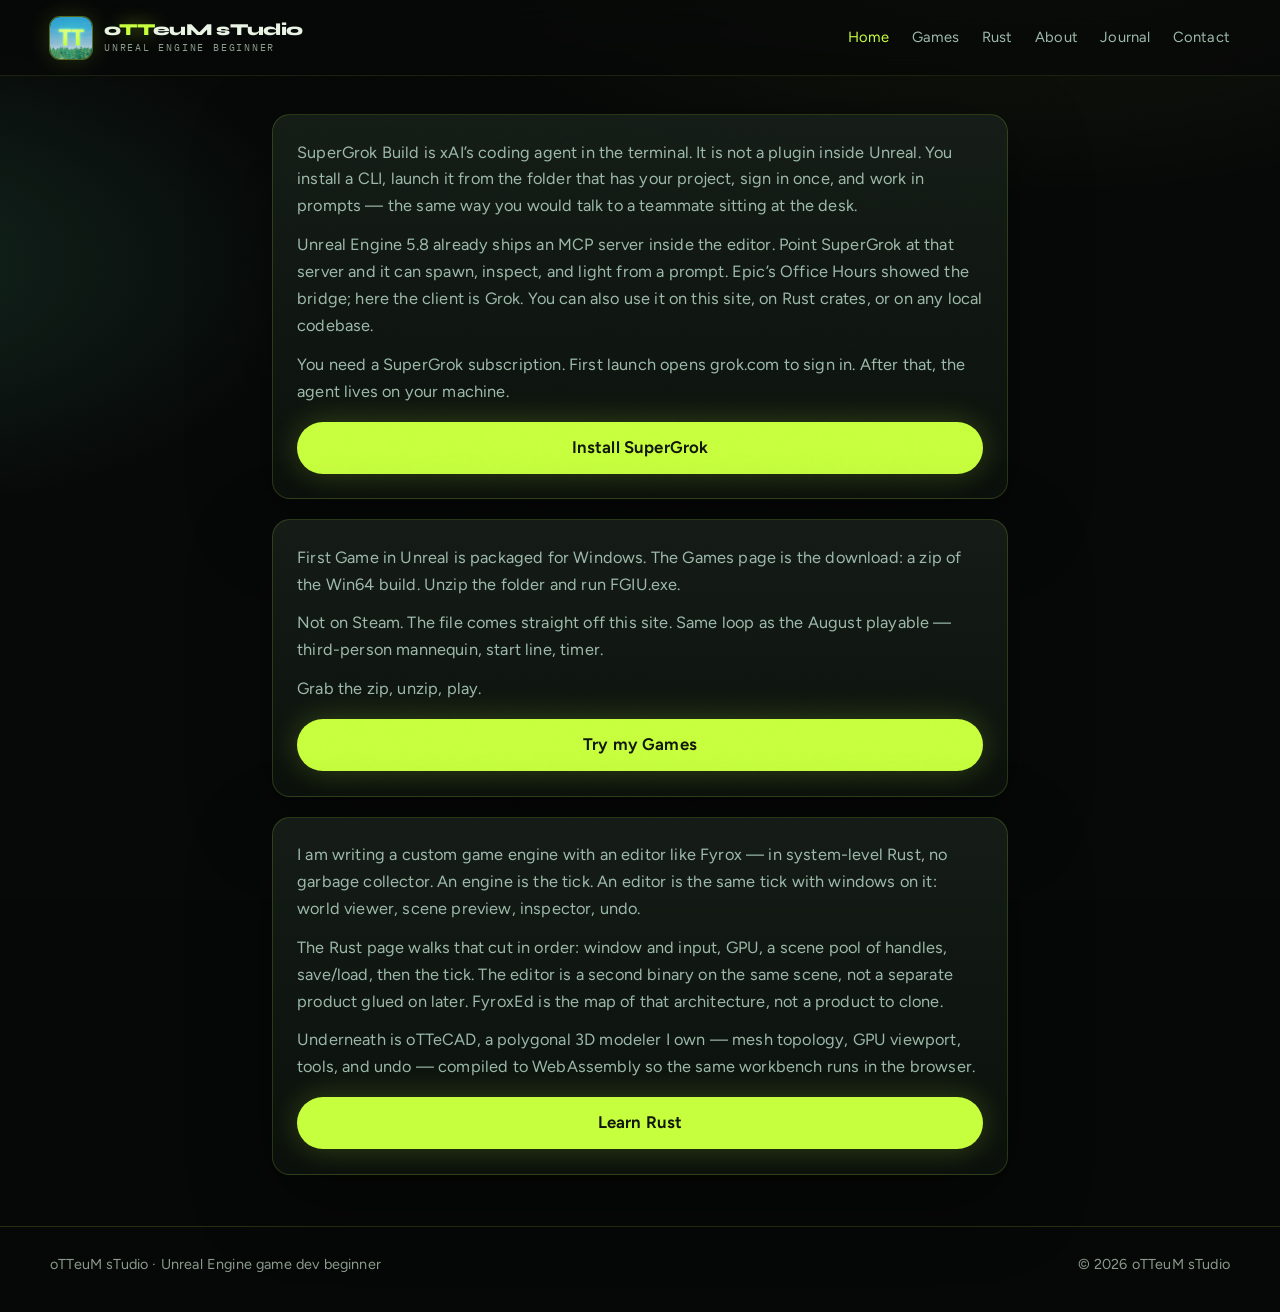
<file: index.html>
<!DOCTYPE html>
<html lang="en">
  <head>
    <meta charset="utf-8" />
    <meta name="viewport" content="width=device-width, initial-scale=1" />
    <title>oTTeuM sTudio — Unreal Engine Game Dev Beginner</title>
    <meta
      name="description"
      content="oTTeuM sTudio — install SuperGrok, try Unreal Engine games, and learn Rust."
    />
    <link rel="icon" href="images/logo.jpg" />
    <link rel="preconnect" href="https://fonts.googleapis.com" />
    <link rel="preconnect" href="https://fonts.gstatic.com" crossorigin />
    <link
      href="https://fonts.googleapis.com/css2?family=Figtree:wght@400;500;600;700&family=IBM+Plex+Mono:wght@400;500&family=Syne:wght@700;800&display=swap"
      rel="stylesheet"
    />
    <link rel="stylesheet" href="css/style.css" />
  </head>
  <body>
    <div class="grain" aria-hidden="true"></div>
    <a class="skip" href="#main">Skip to content</a>
    <header class="nav">
      <div class="nav-inner">
        <a class="brand" href="index.html">
          <img src="images/logo.jpg" width="42" height="42" alt="oTTeuM sTudio TT mark" />
          <span class="wordmark">
            o<span class="tt">TT</span>euM sTudio
            <small>Unreal Engine beginner</small>
          </span>
        </a>
        <button class="nav-toggle" type="button" aria-expanded="false" aria-label="Open menu">
          <span></span><span></span><span></span>
        </button>
        <nav class="nav-links" aria-label="Primary">
          <a href="index.html" aria-current="page">Home</a>
          <a href="games/index.html">Games</a>
          <a href="rust/index.html">Rust</a>
          <a href="about.html">About</a>
          <a href="journal.html">Journal</a>
          <a href="https://github.com/oTTeuMsTudio" rel="noopener noreferrer">Contact</a>
        </nav>
      </div>
    </header>

    <main id="main">
      <section class="home-gate" aria-label="Start here">
        <div class="wrap home-gate-inner">
          <article class="panel home-cta">
            <div class="home-cta-copy">
              <p>
                SuperGrok Build is xAI’s coding agent in the terminal. It is not
                a plugin inside Unreal. You install a CLI, launch it from the
                folder that has your project, sign in once, and work in prompts
                — the same way you would talk to a teammate sitting at the desk.
              </p>
              <p>
                Unreal Engine 5.8 already ships an MCP server inside the editor.
                Point SuperGrok at that server and it can spawn, inspect, and
                light from a prompt. Epic’s Office Hours showed the bridge;
                here the client is Grok. You can also use it on this site, on
                Rust crates, or on any local codebase.
              </p>
              <p>
                You need a SuperGrok subscription. First launch opens grok.com
                to sign in. After that, the agent lives on your machine.
              </p>
            </div>
            <a
              class="btn btn-lime"
              href="https://x.ai/cli"
              rel="noopener noreferrer"
              >Install SuperGrok</a
            >
          </article>
          <article class="panel home-cta">
            <div class="home-cta-copy">
              <p>
                First Game in Unreal is packaged for Windows. The Games page is
                the download: a zip of the Win64 build. Unzip the folder and
                run FGIU.exe.
              </p>
              <p>
                Not on Steam. The file comes straight off this site. Same loop
                as the August playable — third-person mannequin, start line,
                timer.
              </p>
              <p>
                Grab the zip, unzip, play.
              </p>
            </div>
            <a class="btn btn-lime" href="games/index.html">Try my Games</a>
          </article>
          <article class="panel home-cta">
            <div class="home-cta-copy">
              <p>
                I am writing a custom game engine with an editor like Fyrox —
                in system-level Rust, no garbage collector. An engine is the
                tick. An editor is the same tick with windows on it: world
                viewer, scene preview, inspector, undo.
              </p>
              <p>
                The Rust page walks that cut in order: window and input, GPU,
                a scene pool of handles, save/load, then the tick. The editor
                is a second binary on the same scene, not a separate product
                glued on later. FyroxEd is the map of that architecture, not a
                product to clone.
              </p>
              <p>
                Underneath is oTTeCAD, a polygonal 3D modeler I own — mesh
                topology, GPU viewport, tools, and undo — compiled to
                WebAssembly so the same workbench runs in the browser.
              </p>
            </div>
            <a class="btn btn-lime" href="rust/index.html">Learn Rust</a>
          </article>
        </div>
      </section>
    </main>

    <footer class="footer">
      <div class="wrap footer-inner">
        <span>oTTeuM sTudio · Unreal Engine game dev beginner</span>
        <span>© <span data-year></span> oTTeuM sTudio</span>
      </div>
    </footer>
    <script src="js/main.js"></script>
  </body>
</html>
</file>
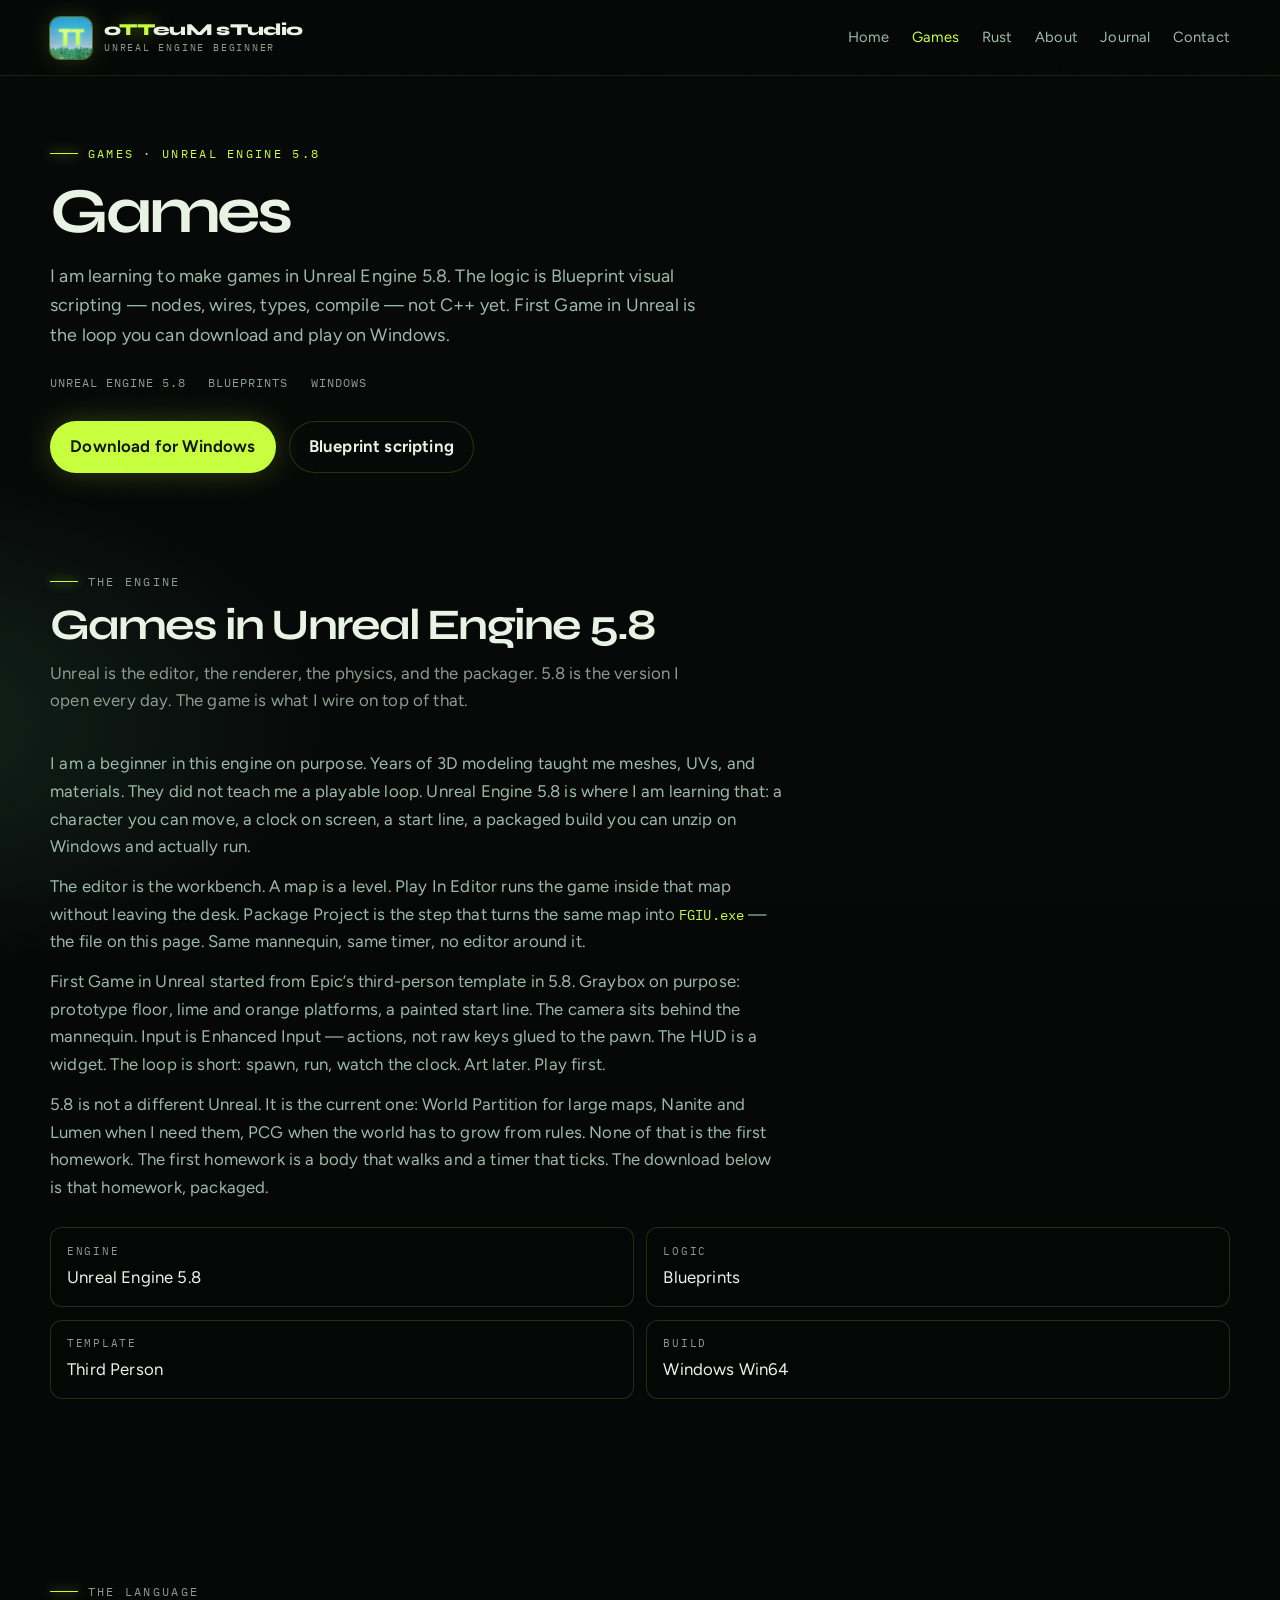
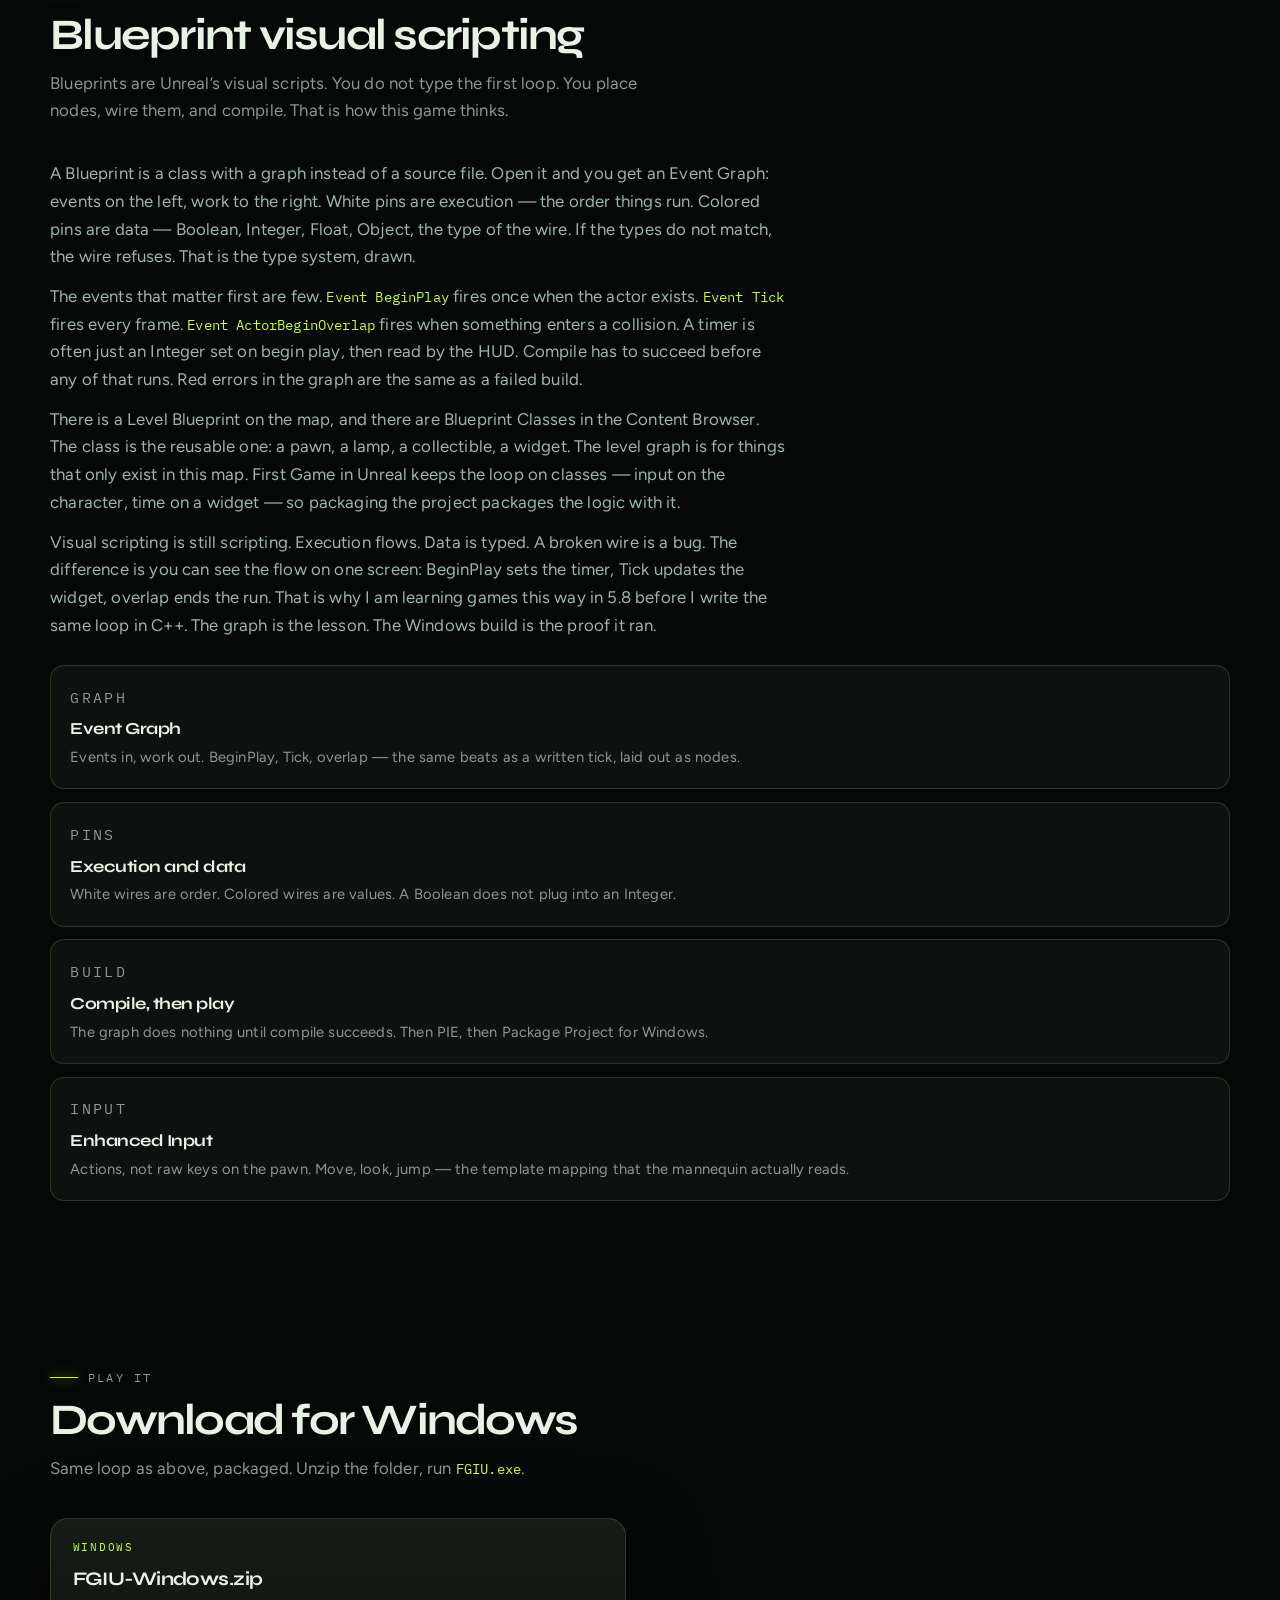
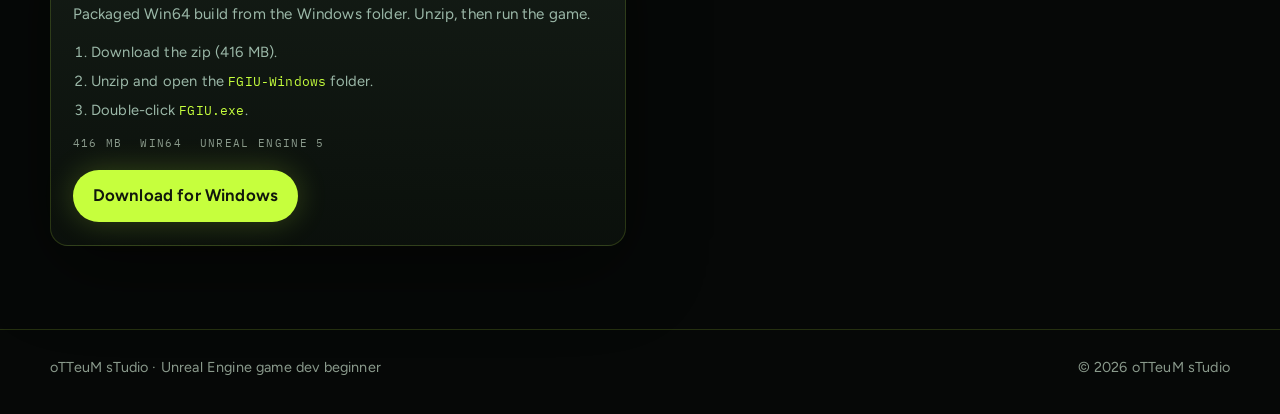
<file: firstgame/index.html>
<!DOCTYPE html>
<html lang="en">
  <head>
    <meta charset="utf-8" />
    <meta name="viewport" content="width=device-width, initial-scale=1" />
    <title>Redirecting to Games — oTTeuM sTudio</title>
    <meta http-equiv="refresh" content="0; url=../games/" />
    <link rel="canonical" href="../games/" />
    <script>
      location.replace("../games/" + location.hash);
    </script>
  </head>
  <body>
    <p>This page is now <a href="../games/">Games</a>.</p>
  </body>
</html>
</file>
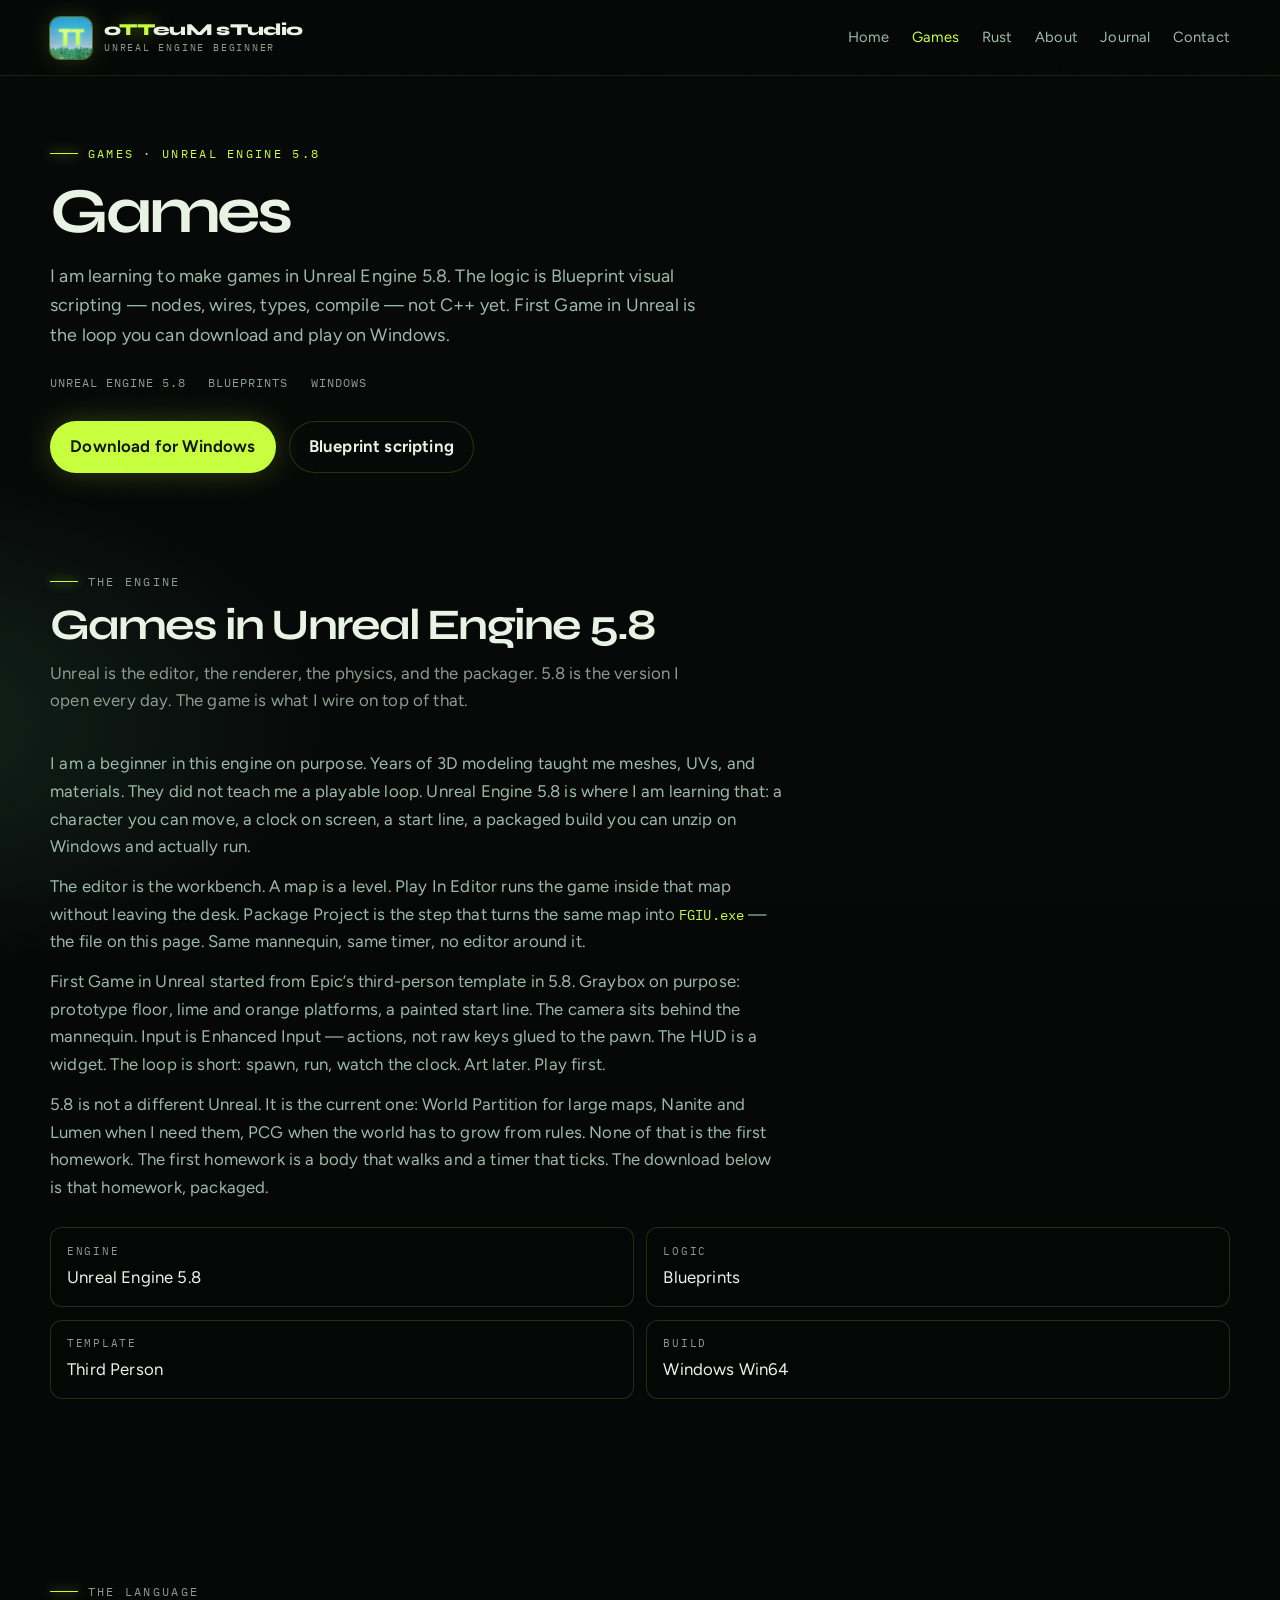
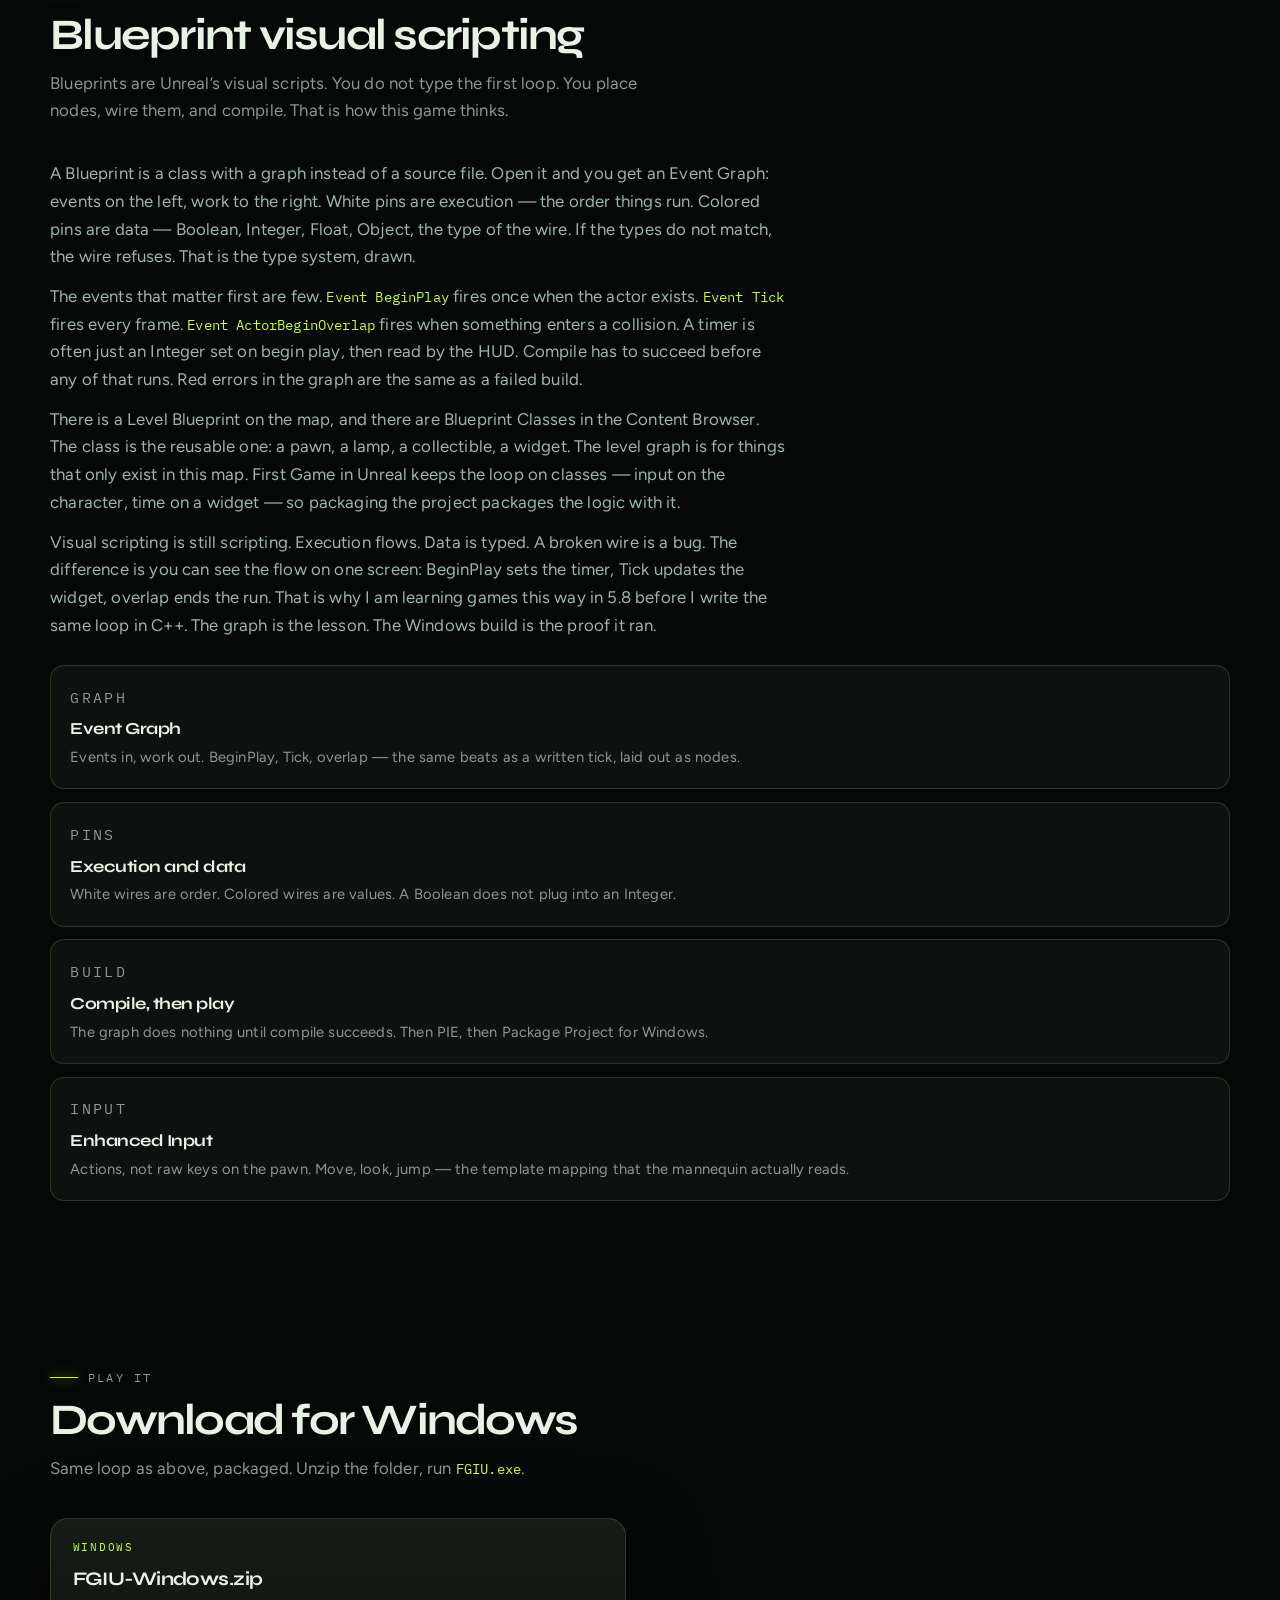
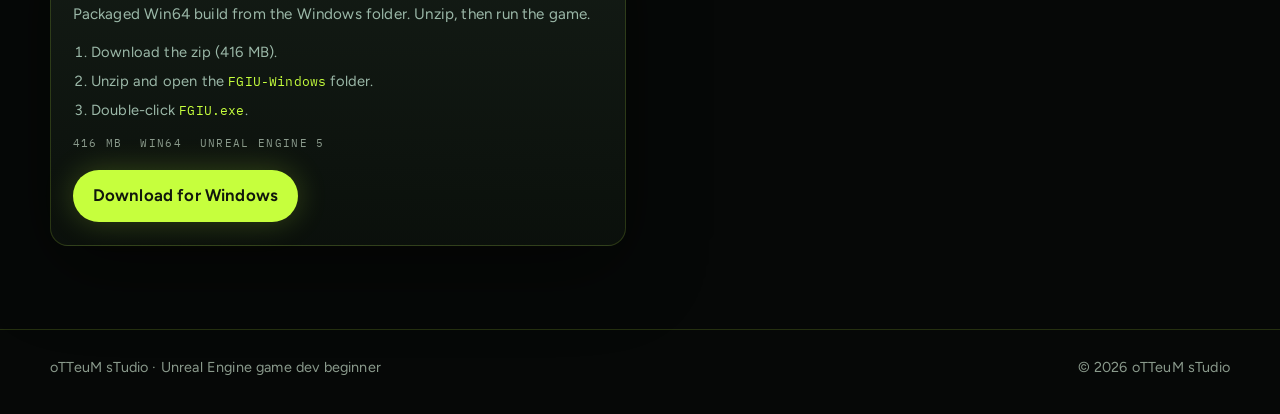
<file: games/index.html>
<!DOCTYPE html>
<html lang="en">
  <head>
    <meta charset="utf-8" />
    <meta name="viewport" content="width=device-width, initial-scale=1" />
    <title>Games — oTTeuM sTudio</title>
    <meta
      name="description"
      content="Games in Unreal Engine 5.8 with Blueprint visual scripting. Download First Game in Unreal for Windows."
    />
    <link rel="icon" href="../images/logo.jpg" />
    <link rel="preconnect" href="https://fonts.googleapis.com" />
    <link rel="preconnect" href="https://fonts.gstatic.com" crossorigin />
    <link
      href="https://fonts.googleapis.com/css2?family=Figtree:wght@400;500;600;700&family=IBM+Plex+Mono:wght@400;500&family=Syne:wght@700;800&display=swap"
      rel="stylesheet"
    />
    <link rel="stylesheet" href="../css/style.css" />
  </head>
  <body>
    <div class="grain" aria-hidden="true"></div>
    <a class="skip" href="#main">Skip to content</a>
    <header class="nav">
      <div class="nav-inner">
        <a class="brand" href="../index.html">
          <img src="../images/logo.jpg" width="42" height="42" alt="oTTeuM sTudio TT mark" />
          <span class="wordmark">
            o<span class="tt">TT</span>euM sTudio
            <small>Unreal Engine beginner</small>
          </span>
        </a>
        <button class="nav-toggle" type="button" aria-expanded="false" aria-label="Open menu">
          <span></span><span></span><span></span>
        </button>
        <nav class="nav-links" aria-label="Primary">
          <a href="../index.html">Home</a>
          <a href="index.html" aria-current="page">Games</a>
          <a href="../rust/index.html">Rust</a>
          <a href="../about.html">About</a>
          <a href="../journal.html">Journal</a>
          <a href="../index.html#contact">Contact</a>
        </nav>
      </div>
    </header>

    <main id="main">
      <div class="wrap page-hero">
        <p class="kicker">Games · Unreal Engine 5.8</p>
        <h1>Games</h1>
        <p class="lede">
          I am learning to make games in Unreal Engine 5.8. The logic is
          Blueprint visual scripting — nodes, wires, types, compile — not C++
          yet. First Game in Unreal is the loop you can download and play on
          Windows.
        </p>
        <div class="hero-meta">
          <span>Unreal Engine 5.8</span>
          <span>Blueprints</span>
          <span>Windows</span>
        </div>
        <div class="actions">
          <a class="btn btn-lime" href="#packaged">Download for Windows</a>
          <a class="btn btn-ghost" href="#blueprints">Blueprint scripting</a>
        </div>
      </div>

      <section id="ue58" class="learn-guide">
        <div class="wrap">
          <div class="section-head">
            <p class="kicker">The engine</p>
            <h2>Games in Unreal Engine 5.8</h2>
            <p>
              Unreal is the editor, the renderer, the physics, and the packager.
              5.8 is the version I open every day. The game is what I wire on
              top of that.
            </p>
          </div>
          <p>
            I am a beginner in this engine on purpose. Years of 3D modeling
            taught me meshes, UVs, and materials. They did not teach me a
            playable loop. Unreal Engine 5.8 is where I am learning that: a
            character you can move, a clock on screen, a start line, a packaged
            build you can unzip on Windows and actually run.
          </p>
          <p>
            The editor is the workbench. A map is a level. Play In Editor runs
            the game inside that map without leaving the desk. Package Project
            is the step that turns the same map into <code>FGIU.exe</code> —
            the file on this page. Same mannequin, same timer, no editor around
            it.
          </p>
          <p>
            First Game in Unreal started from Epic’s third-person template in
            5.8. Graybox on purpose: prototype floor, lime and orange platforms,
            a painted start line. The camera sits behind the mannequin. Input
            is Enhanced Input — actions, not raw keys glued to the pawn. The
            HUD is a widget. The loop is short: spawn, run, watch the clock.
            Art later. Play first.
          </p>
          <p>
            5.8 is not a different Unreal. It is the current one: World
            Partition for large maps, Nanite and Lumen when I need them, PCG
            when the world has to grow from rules. None of that is the first
            homework. The first homework is a body that walks and a timer that
            ticks. The download below is that homework, packaged.
          </p>
          <dl class="facts" style="margin-top: 1.6rem">
            <div class="fact">
              <dt>Engine</dt>
              <dd>Unreal Engine 5.8</dd>
            </div>
            <div class="fact">
              <dt>Logic</dt>
              <dd>Blueprints</dd>
            </div>
            <div class="fact">
              <dt>Template</dt>
              <dd>Third Person</dd>
            </div>
            <div class="fact">
              <dt>Build</dt>
              <dd>Windows Win64</dd>
            </div>
          </dl>
        </div>
      </section>

      <section id="blueprints" class="learn-guide">
        <div class="wrap">
          <div class="section-head">
            <p class="kicker">The language</p>
            <h2>Blueprint visual scripting</h2>
            <p>
              Blueprints are Unreal’s visual scripts. You do not type the first
              loop. You place nodes, wire them, and compile. That is how this
              game thinks.
            </p>
          </div>
          <p>
            A Blueprint is a class with a graph instead of a source file. Open
            it and you get an Event Graph: events on the left, work to the
            right. White pins are execution — the order things run. Colored
            pins are data — Boolean, Integer, Float, Object, the type of the
            wire. If the types do not match, the wire refuses. That is the
            type system, drawn.
          </p>
          <p>
            The events that matter first are few.
            <code>Event BeginPlay</code> fires once when the actor exists.
            <code>Event Tick</code> fires every frame.
            <code>Event ActorBeginOverlap</code> fires when something enters a
            collision. A timer is often just an Integer set on begin play, then
            read by the HUD. Compile has to succeed before any of that runs.
            Red errors in the graph are the same as a failed build.
          </p>
          <p>
            There is a Level Blueprint on the map, and there are Blueprint
            Classes in the Content Browser. The class is the reusable one:
            a pawn, a lamp, a collectible, a widget. The level graph is for
            things that only exist in this map. First Game in Unreal keeps the
            loop on classes — input on the character, time on a widget — so
            packaging the project packages the logic with it.
          </p>
          <p>
            Visual scripting is still scripting. Execution flows. Data is
            typed. A broken wire is a bug. The difference is you can see the
            flow on one screen: BeginPlay sets the timer, Tick updates the
            widget, overlap ends the run. That is why I am learning games this
            way in 5.8 before I write the same loop in C++. The graph is the
            lesson. The Windows build is the proof it ran.
          </p>
          <div class="path-list" style="margin-top: 1.6rem">
            <article class="path-item">
              <span class="status">Graph</span>
              <strong>Event Graph</strong>
              <span>Events in, work out. BeginPlay, Tick, overlap — the same beats as a written tick, laid out as nodes.</span>
            </article>
            <article class="path-item">
              <span class="status">Pins</span>
              <strong>Execution and data</strong>
              <span>White wires are order. Colored wires are values. A Boolean does not plug into an Integer.</span>
            </article>
            <article class="path-item">
              <span class="status">Build</span>
              <strong>Compile, then play</strong>
              <span>The graph does nothing until compile succeeds. Then PIE, then Package Project for Windows.</span>
            </article>
            <article class="path-item">
              <span class="status">Input</span>
              <strong>Enhanced Input</strong>
              <span>Actions, not raw keys on the pawn. Move, look, jump — the template mapping that the mannequin actually reads.</span>
            </article>
          </div>
        </div>
      </section>

      <section id="packaged">
        <div class="wrap">
          <div class="section-head">
            <p class="kicker">Play it</p>
            <h2>Download for Windows</h2>
            <p>
              Same loop as above, packaged. Unzip the folder, run
              <code>FGIU.exe</code>.
            </p>
          </div>
          <article class="panel download-card" style="max-width: 36rem">
            <span class="status">Windows</span>
            <strong>FGIU-Windows.zip</strong>
            <p>Packaged Win64 build from the Windows folder. Unzip, then run the game.</p>
            <ol class="play-steps">
              <li>Download the zip (416 MB).</li>
              <li>Unzip and open the <code>FGIU-Windows</code> folder.</li>
              <li>Double-click <code>FGIU.exe</code>.</li>
            </ol>
            <div class="clip-meta">
              <span>416 MB</span>
              <span>Win64</span>
              <span>Unreal Engine 5</span>
            </div>
            <div class="actions" style="margin-top: 1.1rem">
              <a
                class="btn btn-lime"
                href="packaged/windows/FGIU-Windows.zip"
                download="FGIU-Windows.zip"
                type="application/zip"
              >Download for Windows</a>
            </div>
          </article>
        </div>
      </section>
    </main>

    <footer class="footer">
      <div class="wrap footer-inner">
        <span>oTTeuM sTudio · Unreal Engine game dev beginner</span>
        <span>© <span data-year></span> oTTeuM sTudio</span>
      </div>
    </footer>
    <script src="../js/main.js"></script>
  </body>
</html>
</file>
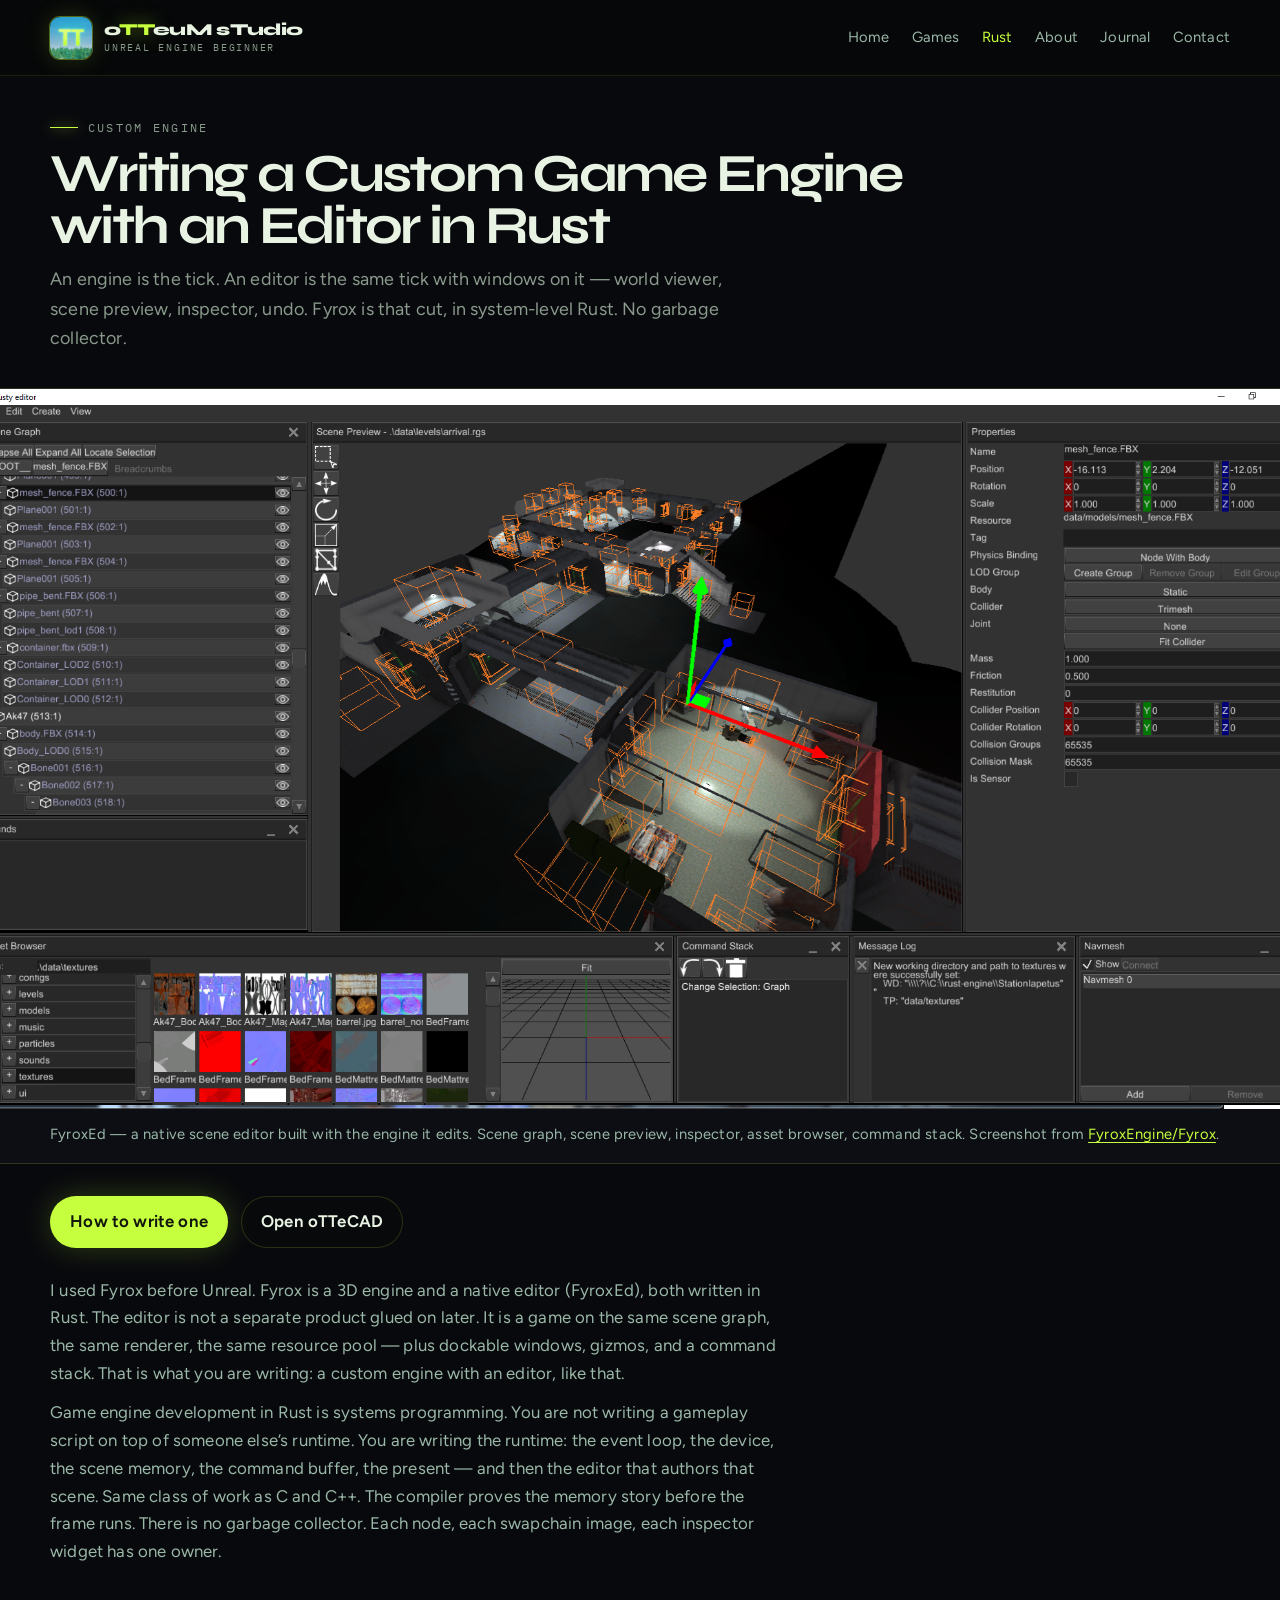
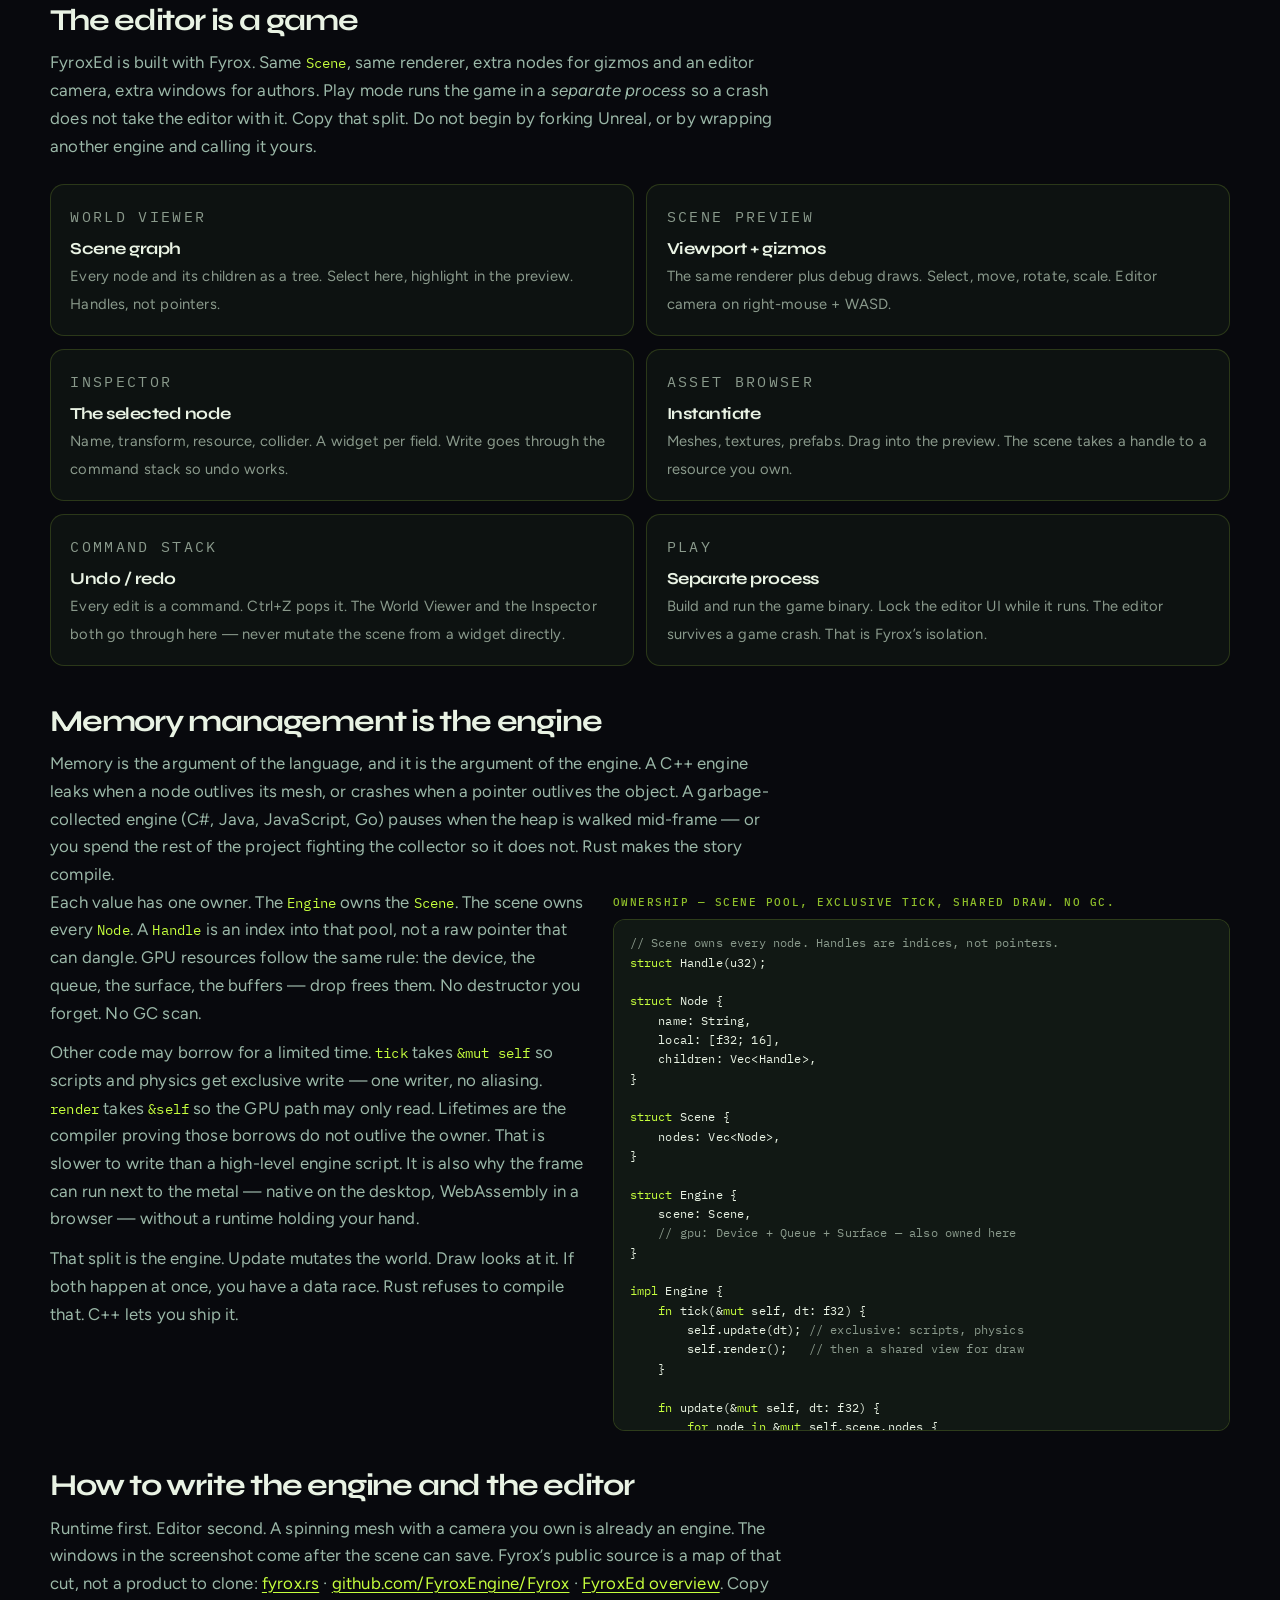
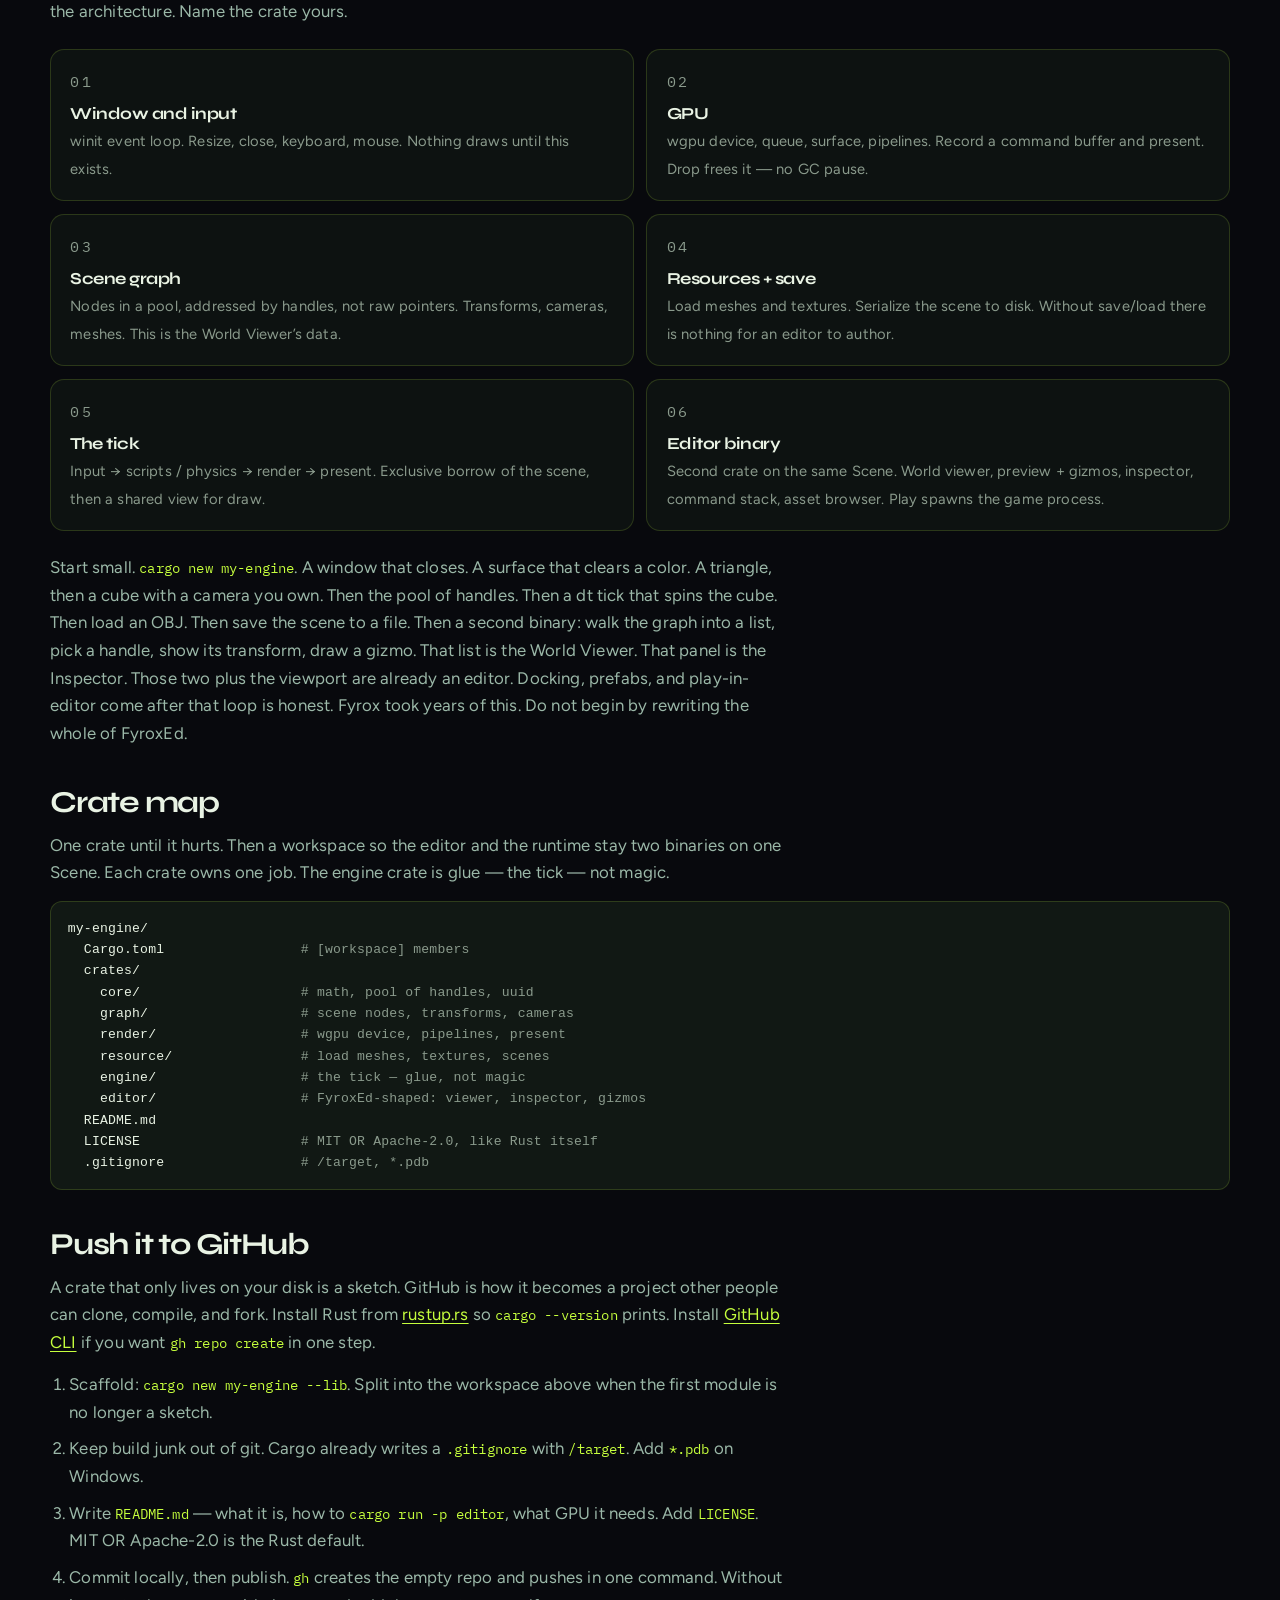
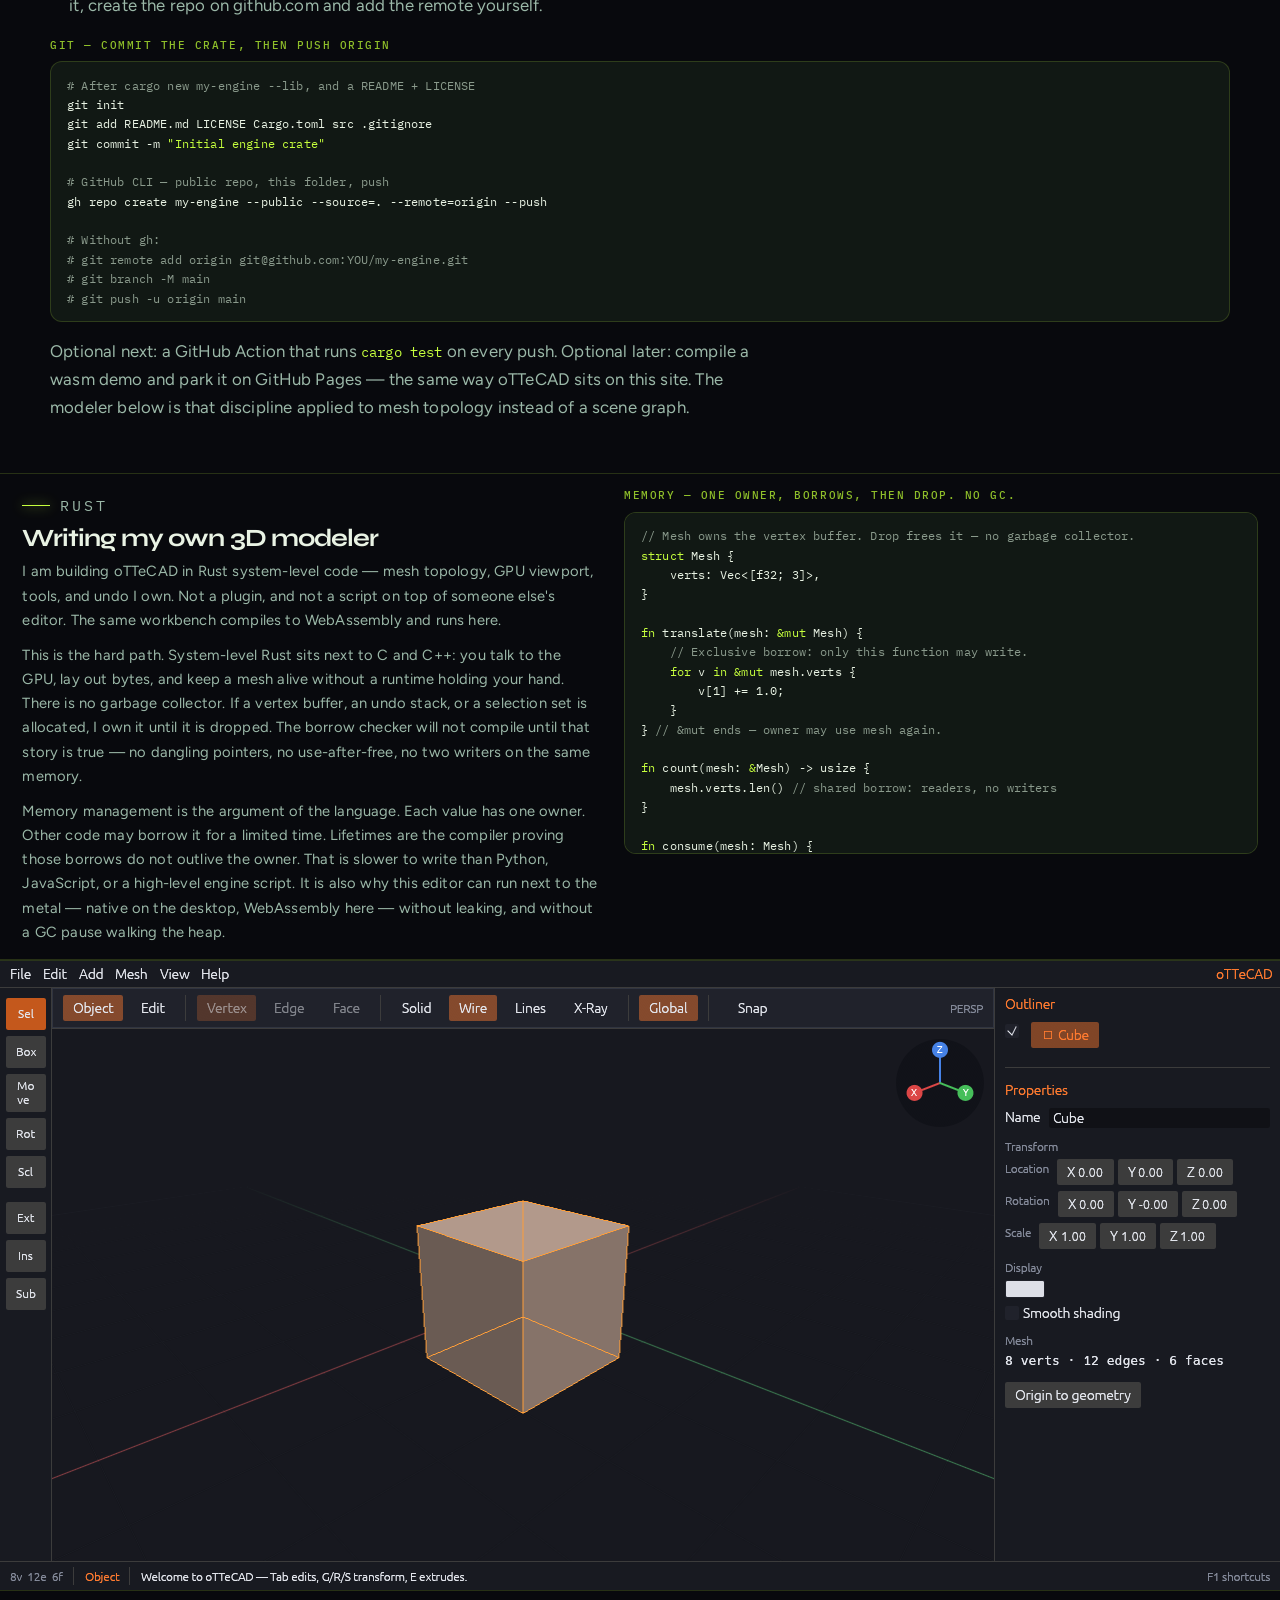
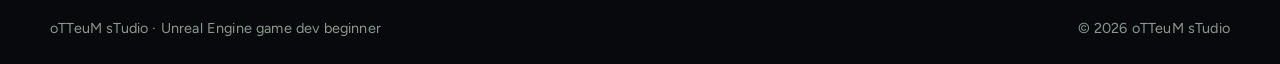
<file: modeling/index.html>
<!DOCTYPE html>
<html lang="en">
  <head>
    <meta charset="utf-8" />
    <meta name="viewport" content="width=device-width, initial-scale=1" />
    <title>Redirecting to Rust — oTTeuM sTudio</title>
    <meta http-equiv="refresh" content="0; url=../rust/" />
    <link rel="canonical" href="../rust/" />
    <script>
      location.replace("../rust/" + location.hash);
    </script>
  </head>
  <body>
    <p>This page is now <a href="../rust/">Rust</a>.</p>
  </body>
</html>
</file>
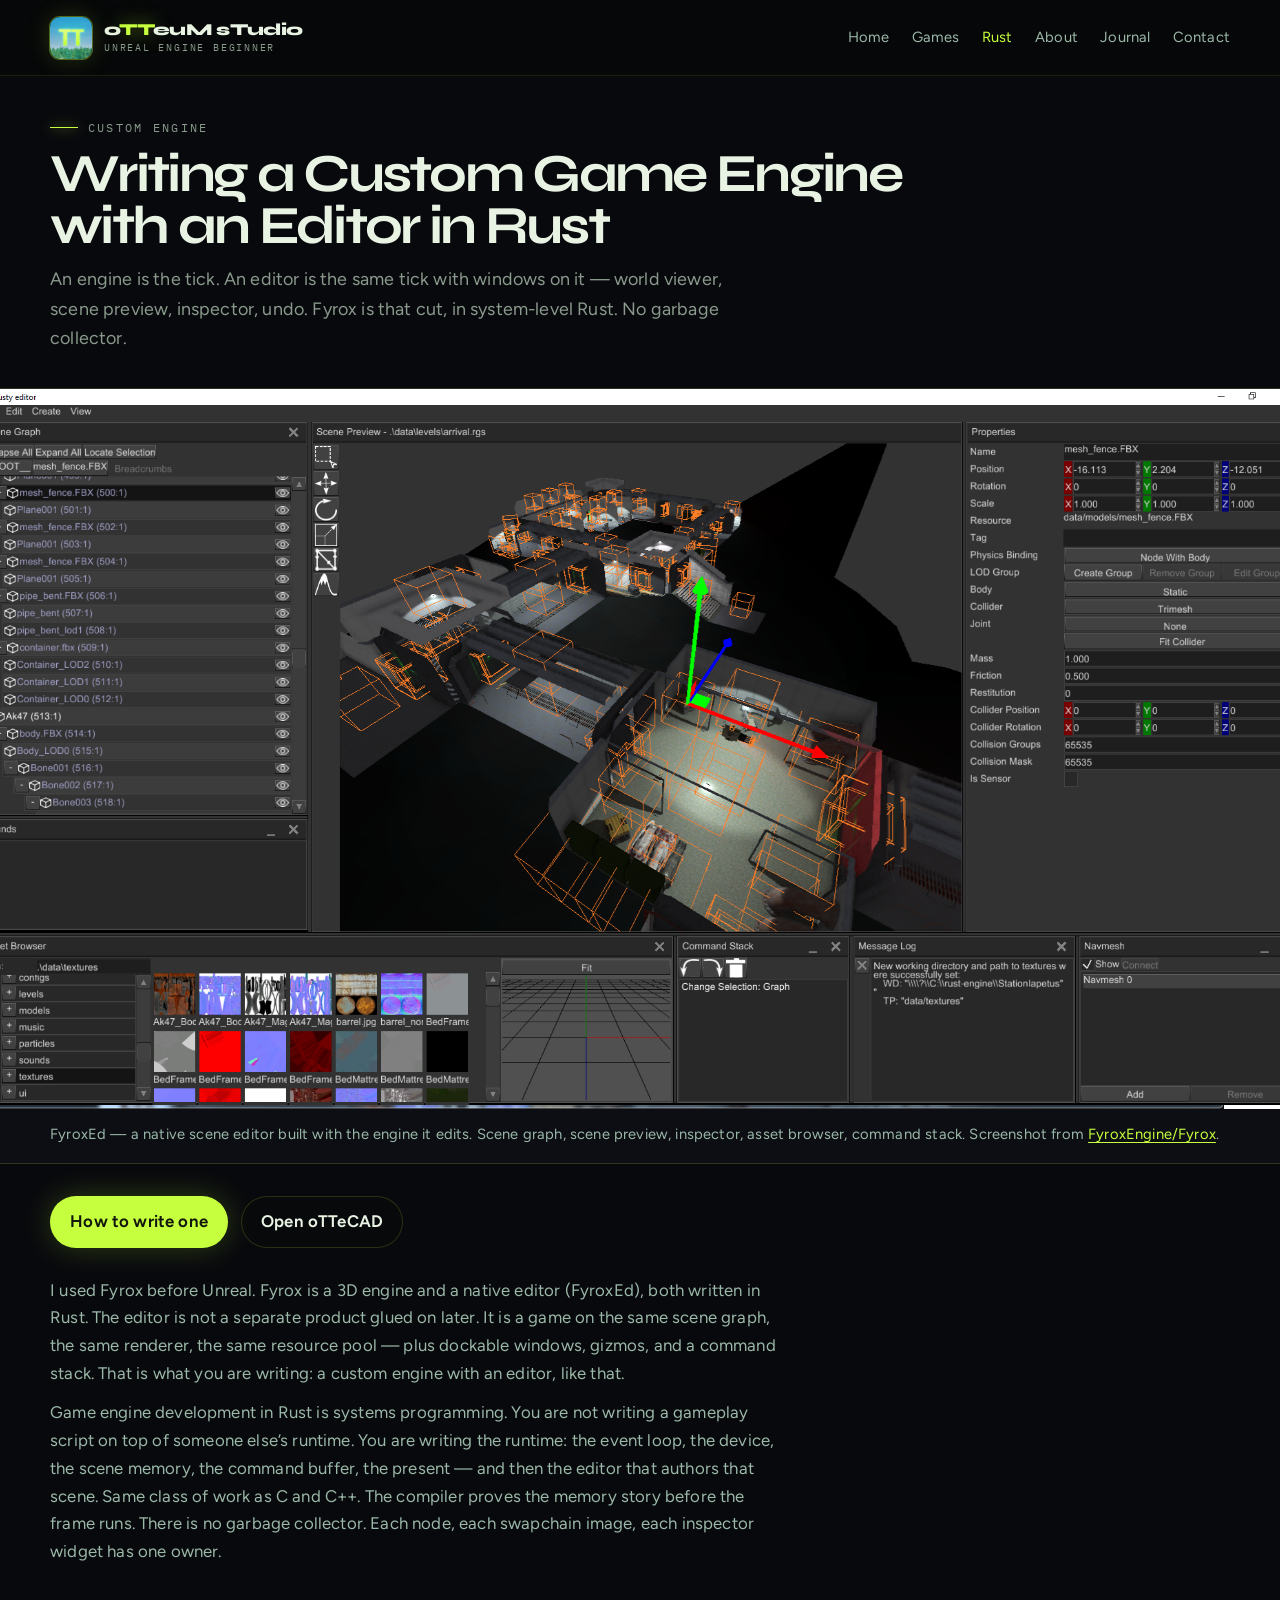
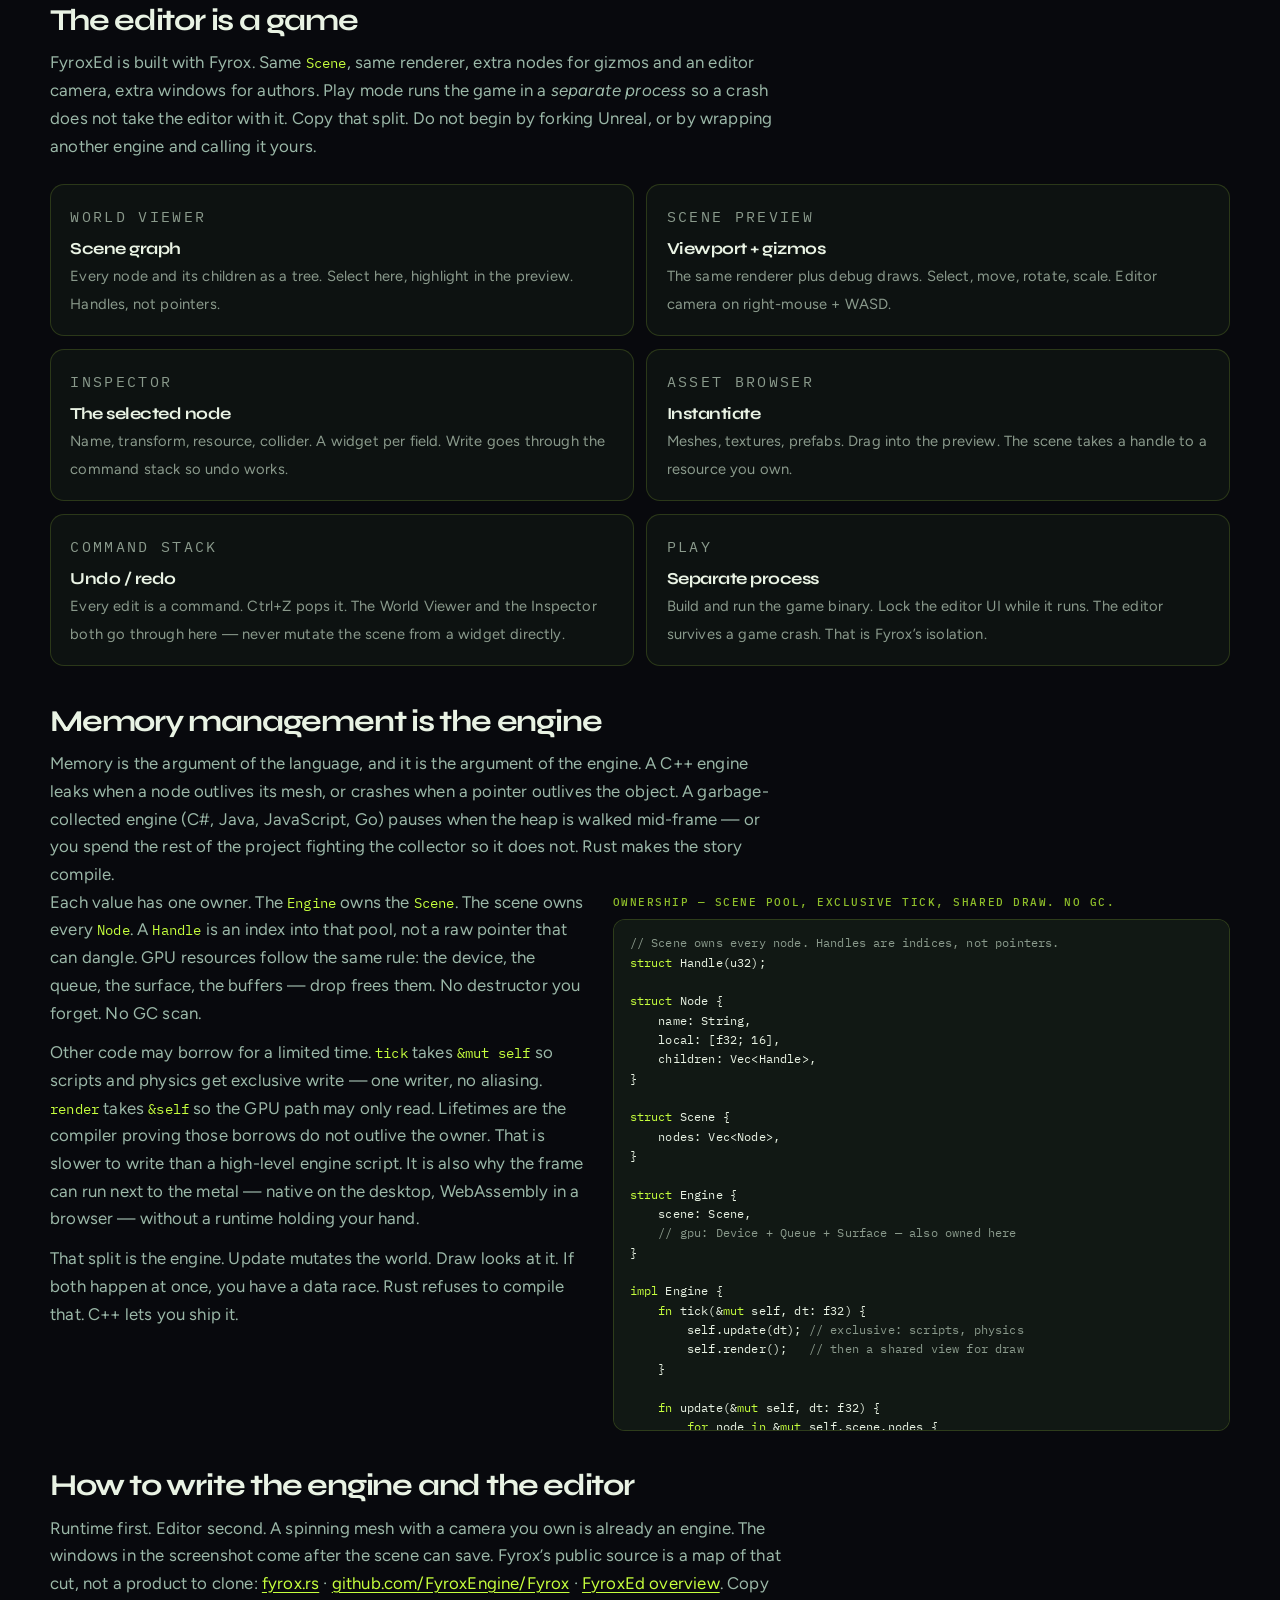
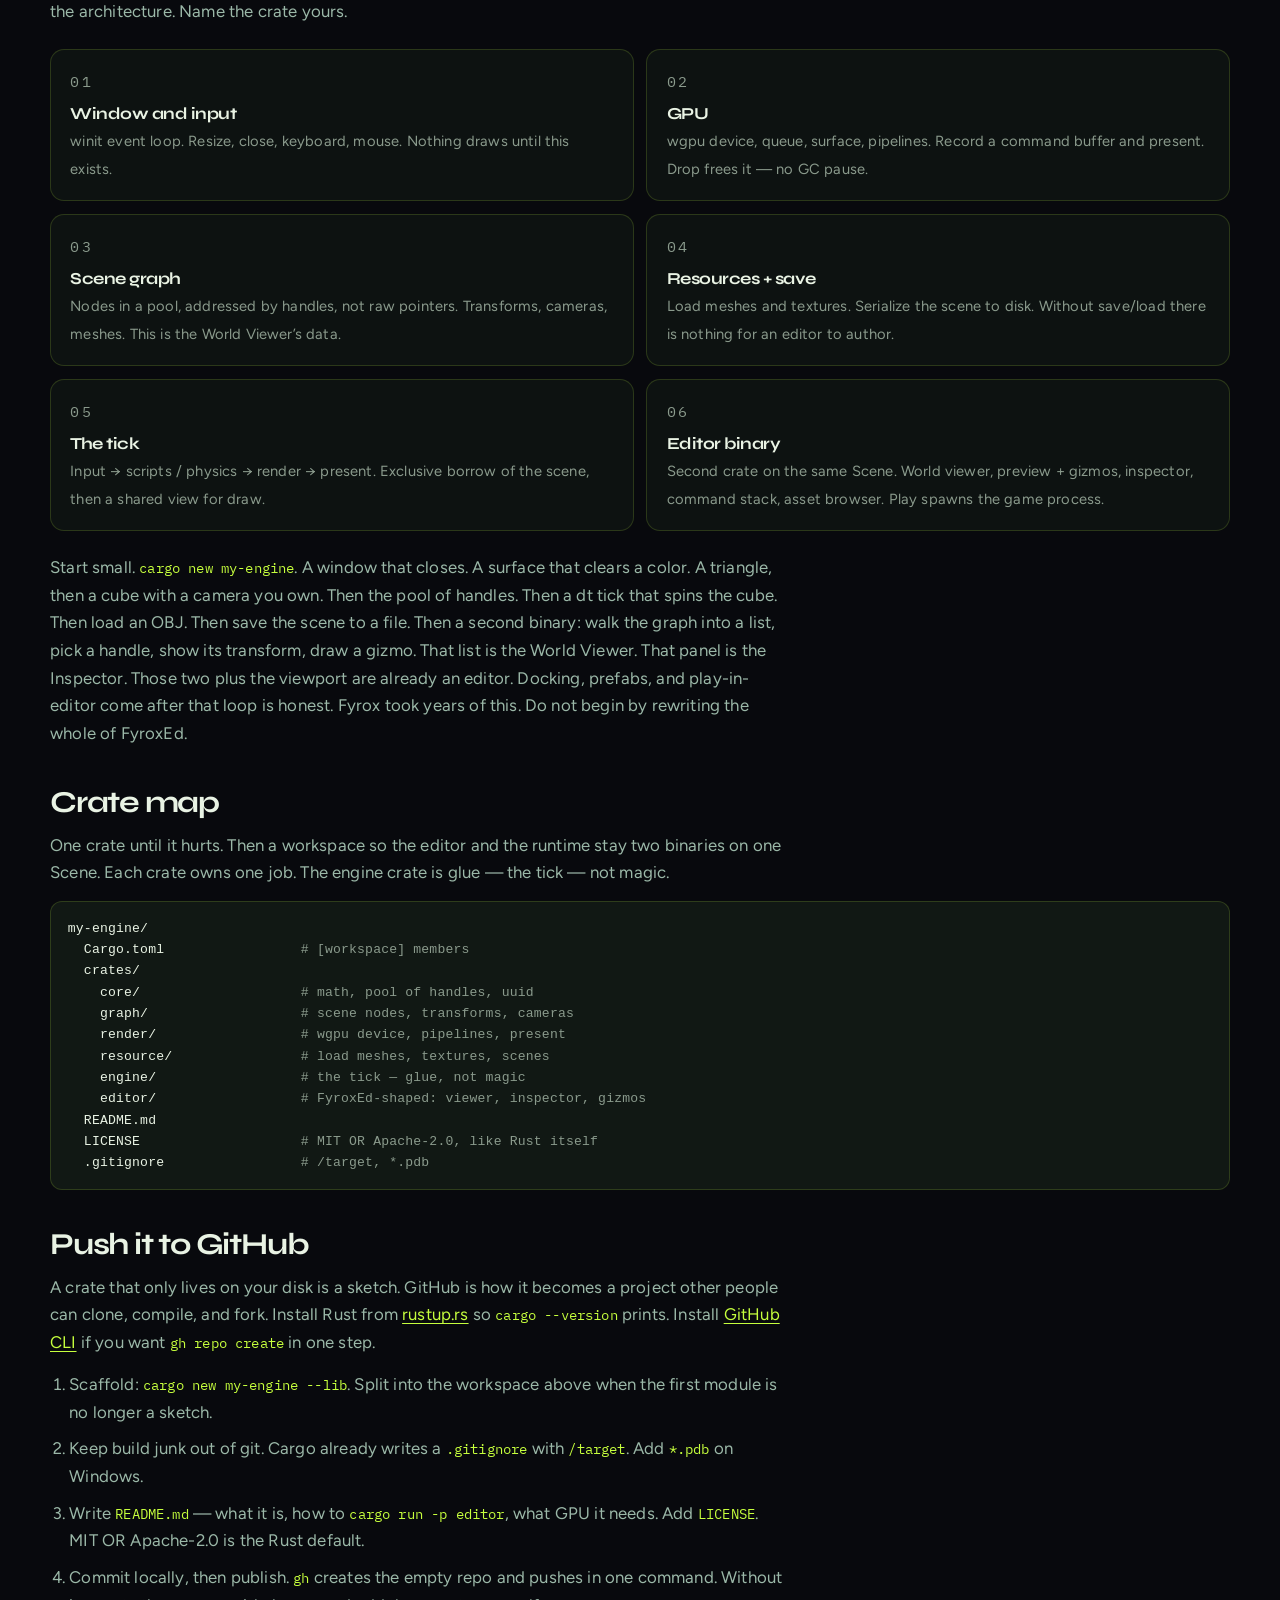
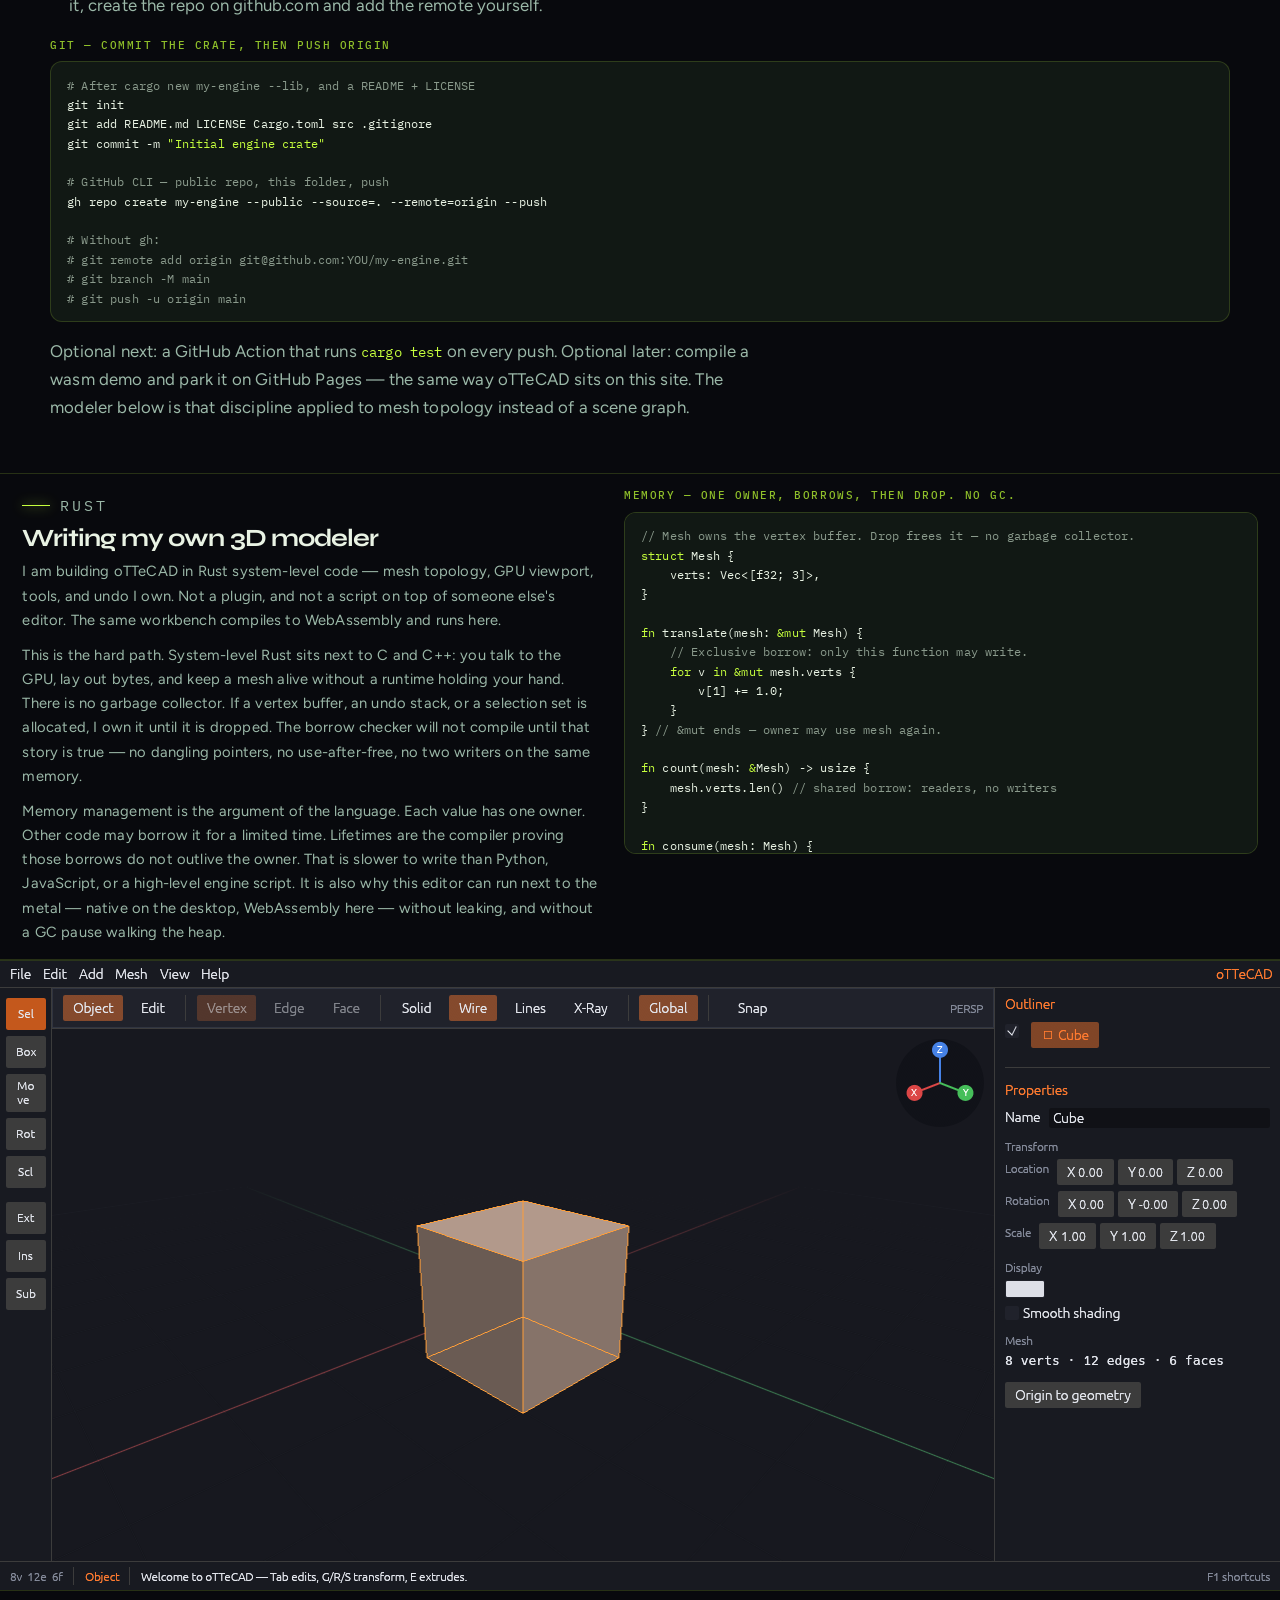
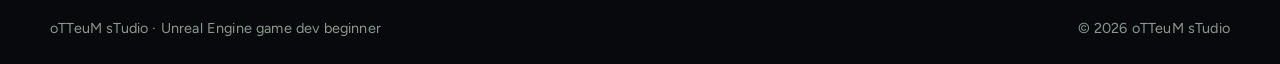
<file: rust/index.html>
<!DOCTYPE html>
<html lang="en">
  <head>
    <meta charset="utf-8" />
    <meta name="viewport" content="width=device-width, initial-scale=1" />
    <title>Rust — custom engine with an editor and oTTeCAD — oTTeuM sTudio</title>
    <meta
      name="description"
      content="Writing a custom game engine with an editor like Fyrox in system-level Rust, then oTTeCAD — a 3D modeler compiled to WebAssembly."
    />
    <link rel="icon" href="../images/logo.jpg" />
    <link rel="preconnect" href="https://fonts.googleapis.com" />
    <link rel="preconnect" href="https://fonts.gstatic.com" crossorigin />
    <link
      href="https://fonts.googleapis.com/css2?family=Figtree:wght@400;500;600;700&family=IBM+Plex+Mono:wght@400;500&family=Syne:wght@700;800&display=swap"
      rel="stylesheet"
    />
    <link rel="stylesheet" href="../css/style.css" />
    
<script type="module">
import init, * as bindings from './ottecad-14bcb915af6db510.js';
const wasm = await init({ module_or_path: './ottecad-14bcb915af6db510_bg.wasm' });


window.wasmBindings = bindings;


dispatchEvent(new CustomEvent("TrunkApplicationStarted", {detail: {wasm}}));

</script>
  <link rel="modulepreload" href="./ottecad-14bcb915af6db510.js" crossorigin="anonymous" integrity="sha384-A+ExG9qGI7Q7UK7l8fj/rJ5Ulf9UOUMpBzsYPn/mL/ATzUxVPLpKPSgiiRZ1OjPF"><link rel="preload" href="./ottecad-14bcb915af6db510_bg.wasm" crossorigin="anonymous" integrity="sha384-WUcZnvtrU6oiDebExi4E/r9YppfTmgjomPk88j0InWgIrkCHdRP+5ECMwBZKbwTB" as="fetch" type="application/wasm"></head>
  <body class="rust">
    <a class="skip" href="#engine">Skip to content</a>
    <header class="nav">
      <div class="nav-inner">
        <a class="brand" href="../index.html">
          <img src="../images/logo.jpg" width="42" height="42" alt="oTTeuM sTudio TT mark" />
          <span class="wordmark">
            o<span class="tt">TT</span>euM sTudio
            <small>Unreal Engine beginner</small>
          </span>
        </a>
        <button class="nav-toggle" type="button" aria-expanded="false" aria-label="Open menu">
          <span></span><span></span><span></span>
        </button>
        <nav class="nav-links" aria-label="Primary">
          <a href="../index.html">Home</a>
          <a href="../games/index.html">Games</a>
          <a href="index.html" aria-current="page">Rust</a>
          <a href="../about.html">About</a>
          <a href="../journal.html">Journal</a>
          <a href="../index.html#contact">Contact</a>
        </nav>
      </div>
    </header>

    <main id="main">
      <section id="engine" class="engine-guide">
        <div class="wrap">
          <div class="section-head">
            <p class="kicker">Custom engine</p>
            <h1>Writing a Custom Game Engine with an Editor in Rust</h1>
            <p class="lede">
              An engine is the tick. An editor is the same tick with windows on
              it — world viewer, scene preview, inspector, undo. Fyrox is that
              cut, in system-level Rust. No garbage collector.
            </p>
          </div>
        </div>
        <figure class="engine-preview">
          <img
            src="fyrox-editor.png"
            width="1920"
            height="1046"
            alt="FyroxEd: scene graph on the left, 3D scene preview with gizmos in the center, inspector on the right, asset browser and command stack below"
          />
          <figcaption>
            FyroxEd — a native scene editor built with the engine it edits.
            Scene graph, scene preview, inspector, asset browser, command
            stack. Screenshot from
            <a href="https://github.com/FyroxEngine/Fyrox" rel="noopener noreferrer">FyroxEngine/Fyrox</a>.
          </figcaption>
        </figure>
        <div class="wrap">
          <div class="actions" style="margin-bottom: 1.8rem">
            <a class="btn btn-lime" href="#write">How to write one</a>
            <a class="btn btn-ghost" href="#editor">Open oTTeCAD</a>
          </div>
          <p>
            I used Fyrox before Unreal. Fyrox is a 3D engine and a native editor
            (FyroxEd), both written in Rust. The editor is not a separate product
            glued on later. It is a game on the same scene graph, the same
            renderer, the same resource pool — plus dockable windows, gizmos,
            and a command stack. That is what you are writing: a custom engine
            with an editor, like that.
          </p>
          <p>
            Game engine development in Rust is systems programming. You are not
            writing a gameplay script on top of someone else’s runtime. You are
            writing the runtime: the event loop, the device, the scene memory,
            the command buffer, the present — and then the editor that authors
            that scene. Same class of work as C and C++. The compiler proves
            the memory story before the frame runs. There is no garbage
            collector. Each node, each swapchain image, each inspector widget
            has one owner.
          </p>

          <h2>The editor is a game</h2>
          <p>
            FyroxEd is built with Fyrox. Same <code>Scene</code>, same renderer,
            extra nodes for gizmos and an editor camera, extra windows for
            authors. Play mode runs the game in a <em>separate process</em> so
            a crash does not take the editor with it. Copy that split. Do not
            begin by forking Unreal, or by wrapping another engine and calling
            it yours.
          </p>
          <div class="engine-systems">
            <article class="path-item">
              <span class="status">World viewer</span>
              <strong>Scene graph</strong>
              <span>Every node and its children as a tree. Select here, highlight in the preview. Handles, not pointers.</span>
            </article>
            <article class="path-item">
              <span class="status">Scene preview</span>
              <strong>Viewport + gizmos</strong>
              <span>The same renderer plus debug draws. Select, move, rotate, scale. Editor camera on right-mouse + WASD.</span>
            </article>
            <article class="path-item">
              <span class="status">Inspector</span>
              <strong>The selected node</strong>
              <span>Name, transform, resource, collider. A widget per field. Write goes through the command stack so undo works.</span>
            </article>
            <article class="path-item">
              <span class="status">Asset browser</span>
              <strong>Instantiate</strong>
              <span>Meshes, textures, prefabs. Drag into the preview. The scene takes a handle to a resource you own.</span>
            </article>
            <article class="path-item">
              <span class="status">Command stack</span>
              <strong>Undo / redo</strong>
              <span>Every edit is a command. Ctrl+Z pops it. The World Viewer and the Inspector both go through here — never mutate the scene from a widget directly.</span>
            </article>
            <article class="path-item">
              <span class="status">Play</span>
              <strong>Separate process</strong>
              <span>Build and run the game binary. Lock the editor UI while it runs. The editor survives a game crash. That is Fyrox’s isolation.</span>
            </article>
          </div>

          <h2>Memory management is the engine</h2>
          <p>
            Memory is the argument of the language, and it is the argument of
            the engine. A C++ engine leaks when a node outlives its mesh, or
            crashes when a pointer outlives the object. A garbage-collected
            engine (C#, Java, JavaScript, Go) pauses when the heap is walked
            mid-frame — or you spend the rest of the project fighting the
            collector so it does not. Rust makes the story compile.
          </p>
          <div class="engine-split">
            <div class="engine-copy">
              <p>
                Each value has one owner. The <code>Engine</code> owns the
                <code>Scene</code>. The scene owns every <code>Node</code>. A
                <code>Handle</code> is an index into that pool, not a raw
                pointer that can dangle. GPU resources follow the same rule:
                the device, the queue, the surface, the buffers — drop frees
                them. No destructor you forget. No GC scan.
              </p>
              <p>
                Other code may borrow for a limited time.
                <code>tick</code> takes <code>&amp;mut self</code> so scripts
                and physics get exclusive write — one writer, no aliasing.
                <code>render</code> takes <code>&amp;self</code> so the GPU path
                may only read. Lifetimes are the compiler proving those borrows
                do not outlive the owner. That is slower to write than a
                high-level engine script. It is also why the frame can run next
                to the metal — native on the desktop, WebAssembly in a browser —
                without a runtime holding your hand.
              </p>
              <p>
                That split is the engine. Update mutates the world. Draw looks
                at it. If both happen at once, you have a data race. Rust
                refuses to compile that. C++ lets you ship it.
              </p>
            </div>
            <figure class="code-example">
              <figcaption>Ownership — scene pool, exclusive tick, shared draw. No GC.</figcaption>
              <pre><code><span class="cm">// Scene owns every node. Handles are indices, not pointers.</span>
<span class="kw">struct</span> Handle(u32);

<span class="kw">struct</span> Node {
    name: String,
    local: [f32; 16],
    children: Vec&lt;Handle&gt;,
}

<span class="kw">struct</span> Scene {
    nodes: Vec&lt;Node&gt;,
}

<span class="kw">struct</span> Engine {
    scene: Scene,
    <span class="cm">// gpu: Device + Queue + Surface — also owned here</span>
}

<span class="kw">impl</span> Engine {
    <span class="kw">fn</span> tick(&amp;<span class="kw">mut</span> self, dt: f32) {
        self.update(dt); <span class="cm">// exclusive: scripts, physics</span>
        self.render();   <span class="cm">// then a shared view for draw</span>
    }

    <span class="kw">fn</span> update(&amp;<span class="kw">mut</span> self, dt: f32) {
        <span class="kw">for</span> node <span class="kw">in</span> &amp;<span class="kw">mut</span> self.scene.nodes {
            node.local[13] += dt; <span class="cm">// translate Y</span>
        }
    }

    <span class="kw">fn</span> render(&amp;self) {
        <span class="kw">let</span> _n = self.scene.nodes.len();
        <span class="cm">// encode commands, present. Drop frees the encoder. No GC.</span>
    }
}

<span class="kw">fn</span> main() {
    <span class="kw">let mut</span> engine = Engine {
        scene: Scene { nodes: vec![] },
    };
    engine.tick(1.0 / 60.0);
} <span class="cm">// Engine dropped. Scene, Vec, GPU — all freed.</span></code></pre>
            </figure>
          </div>

          <h2 id="write">How to write the engine and the editor</h2>
          <p>
            Runtime first. Editor second. A spinning mesh with a camera you own
            is already an engine. The windows in the screenshot come after the
            scene can save. Fyrox’s public source is a map of that cut, not a
            product to clone:
            <a class="ext" href="https://fyrox.rs" rel="noopener noreferrer">fyrox.rs</a>
            ·
            <a class="ext" href="https://github.com/FyroxEngine/Fyrox" rel="noopener noreferrer">github.com/FyroxEngine/Fyrox</a>
            ·
            <a class="ext" href="https://fyrox-book.github.io/beginning/editor_overview.html" rel="noopener noreferrer">FyroxEd overview</a>.
            Copy the architecture. Name the crate yours.
          </p>
          <div class="engine-systems">
            <article class="path-item">
              <span class="status">01</span>
              <strong>Window and input</strong>
              <span>winit event loop. Resize, close, keyboard, mouse. Nothing draws until this exists.</span>
            </article>
            <article class="path-item">
              <span class="status">02</span>
              <strong>GPU</strong>
              <span>wgpu device, queue, surface, pipelines. Record a command buffer and present. Drop frees it — no GC pause.</span>
            </article>
            <article class="path-item">
              <span class="status">03</span>
              <strong>Scene graph</strong>
              <span>Nodes in a pool, addressed by handles, not raw pointers. Transforms, cameras, meshes. This is the World Viewer’s data.</span>
            </article>
            <article class="path-item">
              <span class="status">04</span>
              <strong>Resources + save</strong>
              <span>Load meshes and textures. Serialize the scene to disk. Without save/load there is nothing for an editor to author.</span>
            </article>
            <article class="path-item">
              <span class="status">05</span>
              <strong>The tick</strong>
              <span>Input → scripts / physics → render → present. Exclusive borrow of the scene, then a shared view for draw.</span>
            </article>
            <article class="path-item">
              <span class="status">06</span>
              <strong>Editor binary</strong>
              <span>Second crate on the same Scene. World viewer, preview + gizmos, inspector, command stack, asset browser. Play spawns the game process.</span>
            </article>
          </div>
          <p style="margin-top: 1.4rem">
            Start small. <code>cargo new my-engine</code>. A window that
            closes. A surface that clears a color. A triangle, then a cube with
            a camera you own. Then the pool of handles. Then a dt tick that
            spins the cube. Then load an OBJ. Then save the scene to a file.
            Then a second binary: walk the graph into a list, pick a handle,
            show its transform, draw a gizmo. That list is the World Viewer.
            That panel is the Inspector. Those two plus the viewport are already
            an editor. Docking, prefabs, and play-in-editor come after that
            loop is honest. Fyrox took years of this. Do not begin by rewriting
            the whole of FyroxEd.
          </p>

          <h2>Crate map</h2>
          <p>
            One crate until it hurts. Then a workspace so the editor and the
            runtime stay two binaries on one Scene. Each crate owns one job.
            The engine crate is glue — the tick — not magic.
          </p>
          <pre class="engine-tree"><code>my-engine/
  Cargo.toml                 <span class="cm"># [workspace] members</span>
  crates/
    core/                    <span class="cm"># math, pool of handles, uuid</span>
    graph/                   <span class="cm"># scene nodes, transforms, cameras</span>
    render/                  <span class="cm"># wgpu device, pipelines, present</span>
    resource/                <span class="cm"># load meshes, textures, scenes</span>
    engine/                  <span class="cm"># the tick — glue, not magic</span>
    editor/                  <span class="cm"># FyroxEd-shaped: viewer, inspector, gizmos</span>
  README.md
  LICENSE                    <span class="cm"># MIT OR Apache-2.0, like Rust itself</span>
  .gitignore                 <span class="cm"># /target, *.pdb</span></code></pre>

          <h2>Push it to GitHub</h2>
          <p>
            A crate that only lives on your disk is a sketch. GitHub is how it
            becomes a project other people can clone, compile, and fork. Install
            Rust from
            <a class="ext" href="https://rustup.rs" rel="noopener noreferrer">rustup.rs</a>
            so <code>cargo --version</code> prints. Install
            <a class="ext" href="https://cli.github.com" rel="noopener noreferrer">GitHub CLI</a>
            if you want <code>gh repo create</code> in one step.
          </p>
          <ol class="engine-steps">
            <li>
              Scaffold: <code>cargo new my-engine --lib</code>. Split into the
              workspace above when the first module is no longer a sketch.
            </li>
            <li>
              Keep build junk out of git. Cargo already writes a
              <code>.gitignore</code> with <code>/target</code>. Add
              <code>*.pdb</code> on Windows.
            </li>
            <li>
              Write <code>README.md</code> — what it is, how to
              <code>cargo run -p editor</code>, what GPU it needs. Add
              <code>LICENSE</code>. MIT OR Apache-2.0 is the Rust default.
            </li>
            <li>
              Commit locally, then publish. <code>gh</code> creates the empty
              repo and pushes in one command. Without it, create the repo on
              github.com and add the remote yourself.
            </li>
          </ol>
          <figure class="code-example" style="margin-top: 1.1rem">
            <figcaption>Git — commit the crate, then push origin</figcaption>
            <pre><code><span class="cm"># After cargo new my-engine --lib, and a README + LICENSE</span>
git init
git add README.md LICENSE Cargo.toml src .gitignore
git commit -m <span class="kw">"Initial engine crate"</span>

<span class="cm"># GitHub CLI — public repo, this folder, push</span>
gh repo create my-engine --public --source=. --remote=origin --push

<span class="cm"># Without gh:</span>
<span class="cm"># git remote add origin git@github.com:YOU/my-engine.git</span>
<span class="cm"># git branch -M main</span>
<span class="cm"># git push -u origin main</span></code></pre>
          </figure>
          <p style="margin-top: 1rem">
            Optional next: a GitHub Action that runs <code>cargo test</code> on
            every push. Optional later: compile a wasm demo and park it on GitHub
            Pages — the same way oTTeCAD sits on this site. The modeler below is
            that discipline applied to mesh topology instead of a scene graph.
          </p>
        </div>
      </section>

      <section id="editor" class="editor-shell">
      <div class="editor-intro">
        <div class="editor-copy">
          <p class="kicker">Rust</p>
          <h1>Writing my own 3D modeler</h1>
          <p>
            I am building oTTeCAD in Rust system-level code — mesh topology, GPU
            viewport, tools, and undo I own. Not a plugin, and not a script on top
            of someone else's editor. The same workbench compiles to WebAssembly
            and runs here.
          </p>
          <p>
            This is the hard path. System-level Rust sits next to C and C++: you
            talk to the GPU, lay out bytes, and keep a mesh alive without a
            runtime holding your hand. There is no garbage collector. If a vertex
            buffer, an undo stack, or a selection set is allocated, I own it until
            it is dropped. The borrow checker will not compile until that story is
            true — no dangling pointers, no use-after-free, no two writers on the
            same memory.
          </p>
          <p>
            Memory management is the argument of the language. Each value has one
            owner. Other code may borrow it for a limited time. Lifetimes are the
            compiler proving those borrows do not outlive the owner. That is slower
            to write than Python, JavaScript, or a high-level engine script. It is
            also why this editor can run next to the metal — native on the
            desktop, WebAssembly here — without leaking, and without a GC pause
            walking the heap.
          </p>
        </div>
        <figure class="code-example">
          <figcaption>Memory — one owner, borrows, then drop. No GC.</figcaption>
          <pre><code><span class="cm">// Mesh owns the vertex buffer. Drop frees it — no garbage collector.</span>
<span class="kw">struct</span> Mesh {
    verts: Vec&lt;[f32; 3]&gt;,
}

<span class="kw">fn</span> translate(mesh: <span class="kw">&amp;mut</span> Mesh) {
    <span class="cm">// Exclusive borrow: only this function may write.</span>
    <span class="kw">for</span> v <span class="kw">in</span> <span class="kw">&amp;mut</span> mesh.verts {
        v[1] += 1.0;
    }
} <span class="cm">// &amp;mut ends — owner may use mesh again.</span>

<span class="kw">fn</span> count(mesh: <span class="kw">&amp;</span>Mesh) -&gt; usize {
    mesh.verts.len() <span class="cm">// shared borrow: readers, no writers</span>
}

<span class="kw">fn</span> consume(mesh: Mesh) {
    <span class="kw">let</span> _n = mesh.verts.len();
} <span class="cm">// Mesh dropped here. Vec frees the heap. No GC scan.</span>

<span class="kw">fn</span> main() {
    <span class="kw">let mut</span> mesh = Mesh {
        verts: vec![[0.0; 3]; 8],
    };
    translate(<span class="kw">&amp;mut</span> mesh);
    <span class="kw">assert_eq!</span>(count(<span class="kw">&amp;</span>mesh), 8);
    consume(mesh); <span class="cm">// ownership moves</span>
    <span class="cm">// count(&amp;mesh); // does not compile</span>
}</code></pre>
        </figure>
      </div>
      <p class="editor-mobile">
        oTTeCAD is a desktop modeler. Open this page on a computer with WebGPU or WebGL2
        (Chrome, Edge, or recent Firefox).
      </p>
      <div class="editor-stage">
        <div id="editor-loading" class="editor-loading">
          <p class="kicker">oTTeCAD</p>
          <h1>Loading the editor</h1>
          <p>Rust + wgpu, compiled to WebAssembly. First load can take a moment.</p>
        </div>
        <canvas id="ottecad-canvas" tabindex="0" oncontextmenu="return false;"></canvas>
      </div>
      </section>
    </main>
    <footer class="footer">
      <div class="wrap footer-inner">
        <span>oTTeuM sTudio · Unreal Engine game dev beginner</span>
        <span>© <span data-year></span> oTTeuM sTudio</span>
      </div>
    </footer>
    <script src="../js/main.js"></script>
  </body>
</html>
</file>
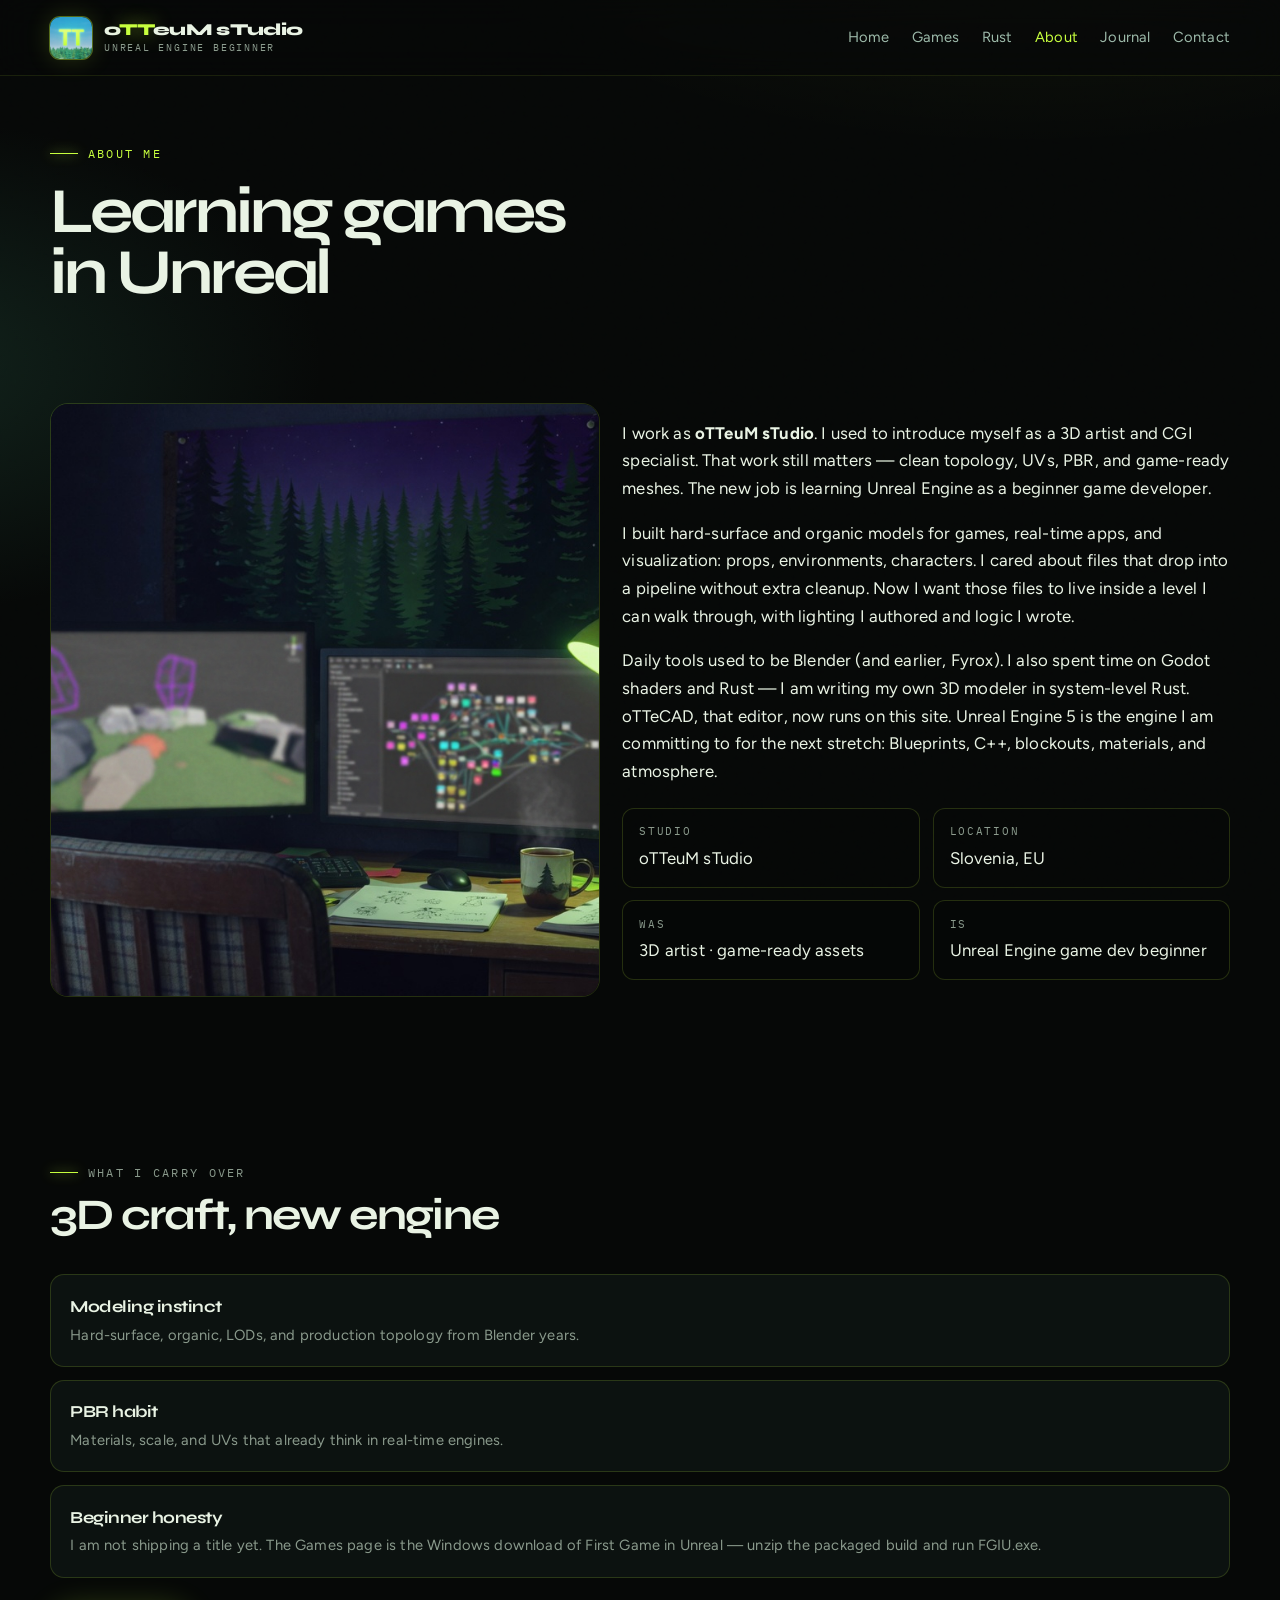
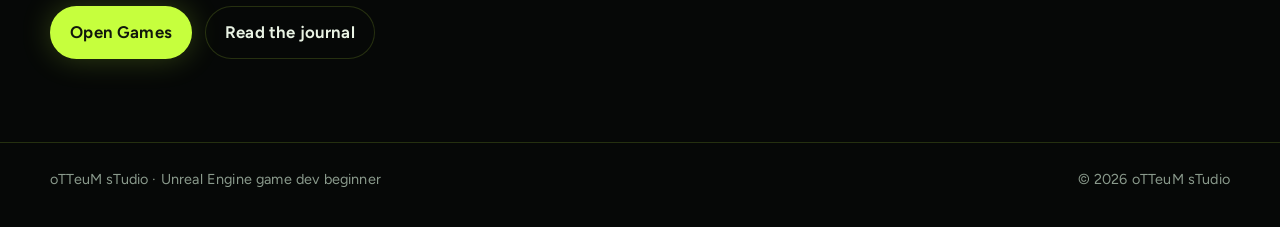
<file: about.html>
<!DOCTYPE html>
<html lang="en">
  <head>
    <meta charset="utf-8" />
    <meta name="viewport" content="width=device-width, initial-scale=1" />
    <title>About — oTTeuM sTudio</title>
    <meta
      name="description"
      content="About oTTeuM sTudio: a 3D artist learning Unreal Engine as a game development beginner."
    />
    <link rel="icon" href="images/logo.jpg" />
    <link rel="preconnect" href="https://fonts.googleapis.com" />
    <link rel="preconnect" href="https://fonts.gstatic.com" crossorigin />
    <link
      href="https://fonts.googleapis.com/css2?family=Figtree:wght@400;500;600;700&family=IBM+Plex+Mono:wght@400;500&family=Syne:wght@700;800&display=swap"
      rel="stylesheet"
    />
    <link rel="stylesheet" href="css/style.css" />
  </head>
  <body>
    <div class="grain" aria-hidden="true"></div>
    <a class="skip" href="#main">Skip to content</a>
    <header class="nav">
      <div class="nav-inner">
        <a class="brand" href="index.html">
          <img src="images/logo.jpg" width="42" height="42" alt="oTTeuM sTudio TT mark" />
          <span class="wordmark">
            o<span class="tt">TT</span>euM sTudio
            <small>Unreal Engine beginner</small>
          </span>
        </a>
        <button class="nav-toggle" type="button" aria-expanded="false" aria-label="Open menu">
          <span></span><span></span><span></span>
        </button>
        <nav class="nav-links" aria-label="Primary">
          <a href="index.html">Home</a>
          <a href="games/index.html">Games</a>
          <a href="rust/index.html">Rust</a>
          <a href="about.html" aria-current="page">About</a>
          <a href="journal.html">Journal</a>
          <a href="index.html#contact">Contact</a>
        </nav>
      </div>
    </header>

    <main id="main">
      <div class="wrap page-hero">
        <p class="kicker">About me</p>
        <h1>Learning games<br />in Unreal</h1>
      </div>

      <section>
        <div class="wrap about-band">
          <img src="images/studio-desk.jpg" alt="oTTeuM sTudio desk at night with dual monitors and a lime lamp" />
          <div>
            <p>
              I work as <strong>oTTeuM sTudio</strong>. I used to introduce myself as a 3D artist
              and CGI specialist. That work still matters — clean topology, UVs, PBR, and
              game-ready meshes. The new job is learning Unreal Engine as a beginner game
              developer.
            </p>
            <p>
              I built hard-surface and organic models for games, real-time apps, and
              visualization: props, environments, characters. I cared about files that drop
              into a pipeline without extra cleanup. Now I want those files to live inside a
              level I can walk through, with lighting I authored and logic I wrote.
            </p>
            <p>
              Daily tools used to be Blender (and earlier, Fyrox). I also spent time on Godot
              shaders and Rust — I am writing my own 3D modeler in system-level Rust.
              oTTeCAD, that editor, now runs on this site.
              Unreal Engine 5 is the engine I am committing to for the next stretch:
              Blueprints, C++, blockouts, materials, and atmosphere.
            </p>
            <dl class="facts">
              <div class="fact">
                <dt>Studio</dt>
                <dd>oTTeuM sTudio</dd>
              </div>
              <div class="fact">
                <dt>Location</dt>
                <dd>Slovenia, EU</dd>
              </div>
              <div class="fact">
                <dt>Was</dt>
                <dd>3D artist · game-ready assets</dd>
              </div>
              <div class="fact">
                <dt>Is</dt>
                <dd>Unreal Engine game dev beginner</dd>
              </div>
            </dl>
          </div>
        </div>
      </section>

      <section>
        <div class="wrap">
          <div class="section-head">
            <p class="kicker">What I carry over</p>
            <h2>3D craft, new engine</h2>
          </div>
          <div class="path-list">
            <article class="path-item">
              <strong>Modeling instinct</strong>
              <span>Hard-surface, organic, LODs, and production topology from Blender years.</span>
            </article>
            <article class="path-item">
              <strong>PBR habit</strong>
              <span>Materials, scale, and UVs that already think in real-time engines.</span>
            </article>
            <article class="path-item">
              <strong>Beginner honesty</strong>
              <span>I am not shipping a title yet. The Games page is the Windows download of First Game in Unreal — unzip the packaged build and run FGIU.exe.</span>
            </article>
          </div>
          <div class="actions" style="margin-top: 1.8rem">
            <a class="btn btn-lime" href="games/index.html">Open Games</a>
            <a class="btn btn-ghost" href="journal.html">Read the journal</a>
          </div>
        </div>
      </section>
    </main>

    <footer class="footer">
      <div class="wrap footer-inner">
        <span>oTTeuM sTudio · Unreal Engine game dev beginner</span>
        <span>© <span data-year></span> oTTeuM sTudio</span>
      </div>
    </footer>
    <script src="js/main.js"></script>
  </body>
</html>
</file>
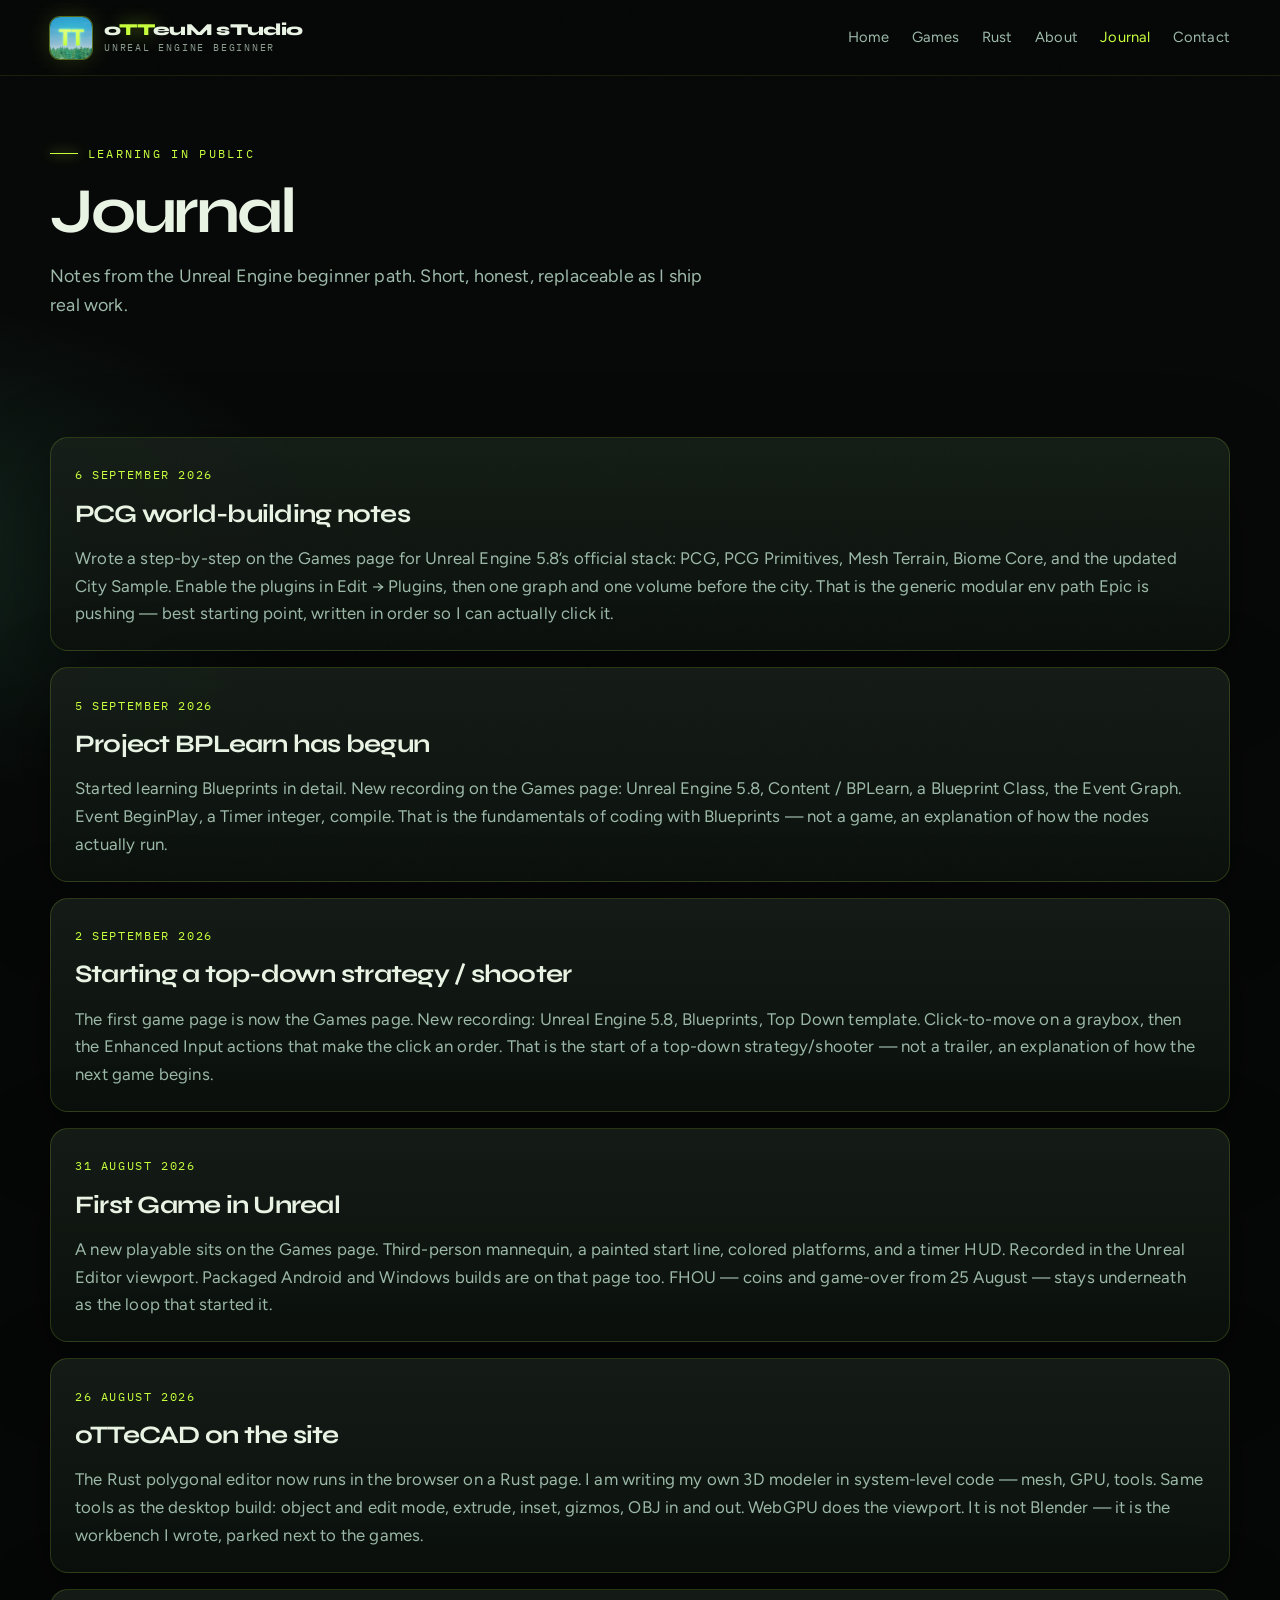
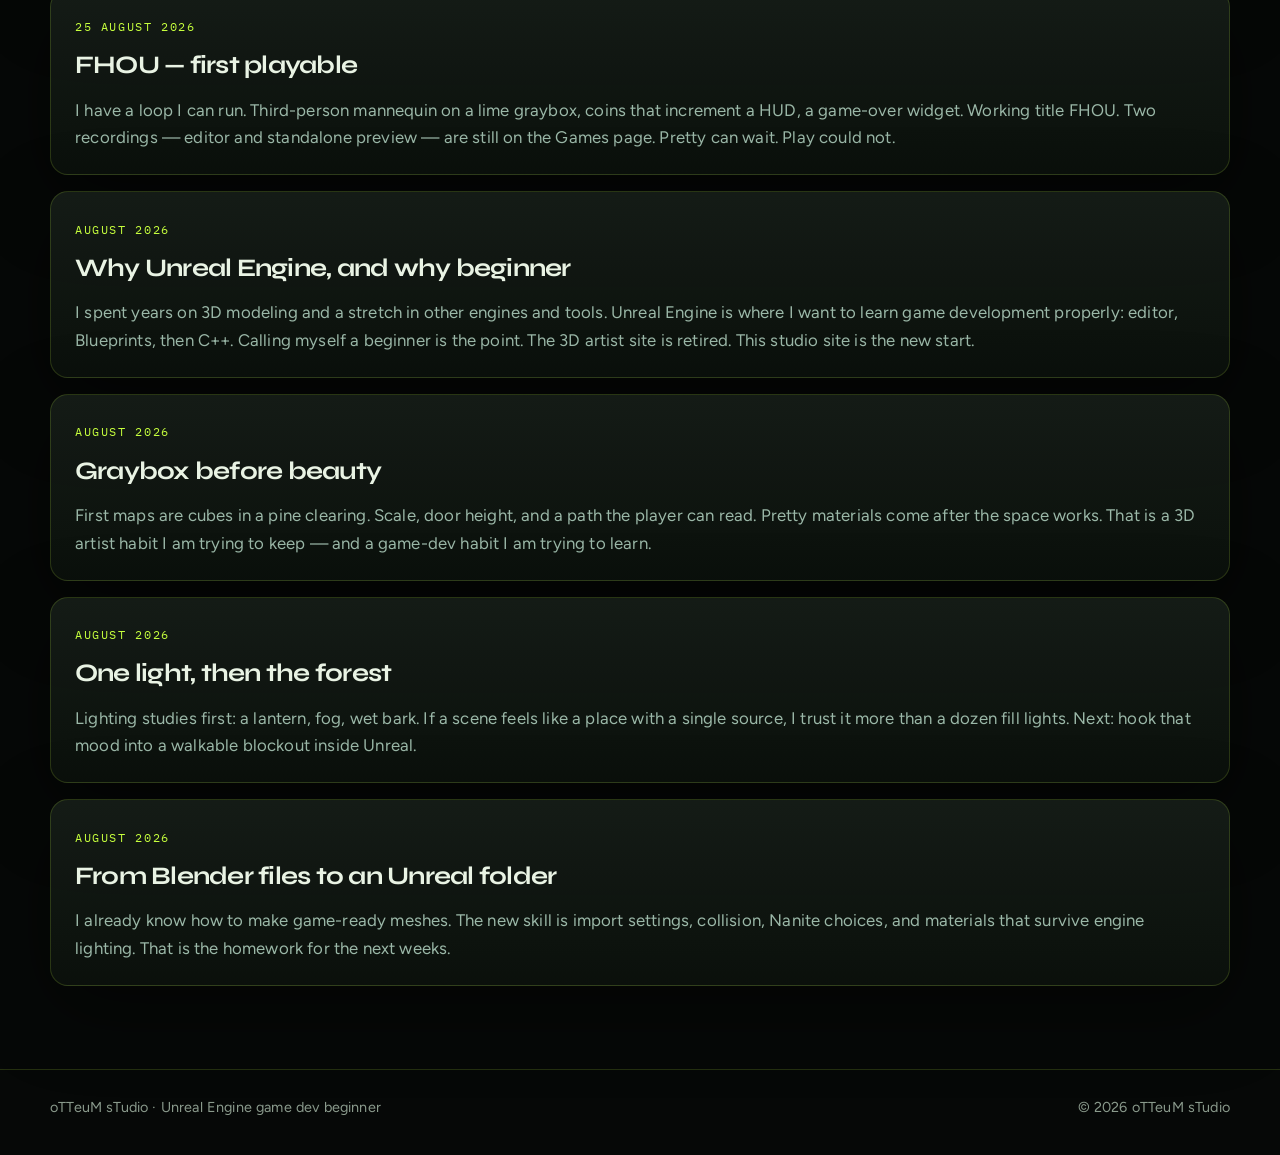
<file: journal.html>
<!DOCTYPE html>
<html lang="en">
  <head>
    <meta charset="utf-8" />
    <meta name="viewport" content="width=device-width, initial-scale=1" />
    <title>Journal — oTTeuM sTudio</title>
    <meta
      name="description"
      content="Learning journal for oTTeuM sTudio: studying Unreal Engine as a beginner game developer."
    />
    <link rel="icon" href="images/logo.jpg" />
    <link rel="preconnect" href="https://fonts.googleapis.com" />
    <link rel="preconnect" href="https://fonts.gstatic.com" crossorigin />
    <link
      href="https://fonts.googleapis.com/css2?family=Figtree:wght@400;500;600;700&family=IBM+Plex+Mono:wght@400;500&family=Syne:wght@700;800&display=swap"
      rel="stylesheet"
    />
    <link rel="stylesheet" href="css/style.css" />
  </head>
  <body>
    <div class="grain" aria-hidden="true"></div>
    <a class="skip" href="#main">Skip to content</a>
    <header class="nav">
      <div class="nav-inner">
        <a class="brand" href="index.html">
          <img src="images/logo.jpg" width="42" height="42" alt="oTTeuM sTudio TT mark" />
          <span class="wordmark">
            o<span class="tt">TT</span>euM sTudio
            <small>Unreal Engine beginner</small>
          </span>
        </a>
        <button class="nav-toggle" type="button" aria-expanded="false" aria-label="Open menu">
          <span></span><span></span><span></span>
        </button>
        <nav class="nav-links" aria-label="Primary">
          <a href="index.html">Home</a>
          <a href="games/index.html">Games</a>
          <a href="rust/index.html">Rust</a>
          <a href="about.html">About</a>
          <a href="journal.html" aria-current="page">Journal</a>
          <a href="index.html#contact">Contact</a>
        </nav>
      </div>
    </header>

    <main id="main">
      <div class="wrap page-hero">
        <p class="kicker">Learning in public</p>
        <h1>Journal</h1>
        <p class="lede">Notes from the Unreal Engine beginner path. Short, honest, replaceable as I ship real work.</p>
      </div>

      <section>
        <div class="wrap journal-list">
          <article class="panel entry">
            <time datetime="2026-09-06">6 September 2026</time>
            <h2>PCG world-building notes</h2>
            <p>
              Wrote a step-by-step on the Games page for Unreal Engine 5.8’s
              official stack: PCG, PCG Primitives, Mesh Terrain, Biome Core,
              and the updated City Sample. Enable the plugins in Edit →
              Plugins, then one graph and one volume before the city. That is
              the generic modular env path Epic is pushing — best starting
              point, written in order so I can actually click it.
            </p>
          </article>
          <article class="panel entry">
            <time datetime="2026-09-05">5 September 2026</time>
            <h2>Project BPLearn has begun</h2>
            <p>
              Started learning Blueprints in detail. New recording on the Games
              page: Unreal Engine 5.8, Content / BPLearn, a Blueprint Class, the
              Event Graph. Event BeginPlay, a Timer integer, compile. That is
              the fundamentals of coding with Blueprints — not a game, an
              explanation of how the nodes actually run.
            </p>
          </article>
          <article class="panel entry">
            <time datetime="2026-09-02">2 September 2026</time>
            <h2>Starting a top-down strategy / shooter</h2>
            <p>
              The first game page is now the Games page. New recording: Unreal
              Engine 5.8, Blueprints, Top Down template. Click-to-move on a
              graybox, then the Enhanced Input actions that make the click an
              order. That is the start of a top-down strategy/shooter — not a
              trailer, an explanation of how the next game begins.
            </p>
          </article>
          <article class="panel entry">
            <time datetime="2026-08-31">31 August 2026</time>
            <h2>First Game in Unreal</h2>
            <p>
              A new playable sits on the Games page. Third-person mannequin,
              a painted start line, colored platforms, and a timer HUD. Recorded
              in the Unreal Editor viewport. Packaged Android and Windows builds
              are on that page too. FHOU — coins and game-over from 25 August —
              stays underneath as the loop that started it.
            </p>
          </article>
          <article class="panel entry">
            <time datetime="2026-08-26">26 August 2026</time>
            <h2>oTTeCAD on the site</h2>
            <p>
              The Rust polygonal editor now runs in the browser on a Rust page.
              I am writing my own 3D modeler in system-level code — mesh, GPU, tools.
              Same tools as the desktop build: object and edit mode, extrude, inset,
              gizmos, OBJ in and out. WebGPU does the viewport. It is not Blender —
              it is the workbench I wrote, parked next to the games.
            </p>
          </article>
          <article class="panel entry">
            <time datetime="2026-08-25">25 August 2026</time>
            <h2>FHOU — first playable</h2>
            <p>
              I have a loop I can run. Third-person mannequin on a lime graybox,
              coins that increment a HUD, a game-over widget. Working title FHOU.
              Two recordings — editor and standalone preview — are still on the
              Games page. Pretty can wait. Play could not.
            </p>
          </article>
          <article class="panel entry">
            <time datetime="2026-08">August 2026</time>
            <h2>Why Unreal Engine, and why beginner</h2>
            <p>
              I spent years on 3D modeling and a stretch in other engines and tools. Unreal Engine
              is where I want to learn game development properly: editor, Blueprints, then C++.
              Calling myself a beginner is the point. The 3D artist site is retired. This studio
              site is the new start.
            </p>
          </article>
          <article class="panel entry">
            <time datetime="2026-08">August 2026</time>
            <h2>Graybox before beauty</h2>
            <p>
              First maps are cubes in a pine clearing. Scale, door height, and a path the player
              can read. Pretty materials come after the space works. That is a 3D artist habit I
              am trying to keep — and a game-dev habit I am trying to learn.
            </p>
          </article>
          <article class="panel entry">
            <time datetime="2026-08">August 2026</time>
            <h2>One light, then the forest</h2>
            <p>
              Lighting studies first: a lantern, fog, wet bark. If a scene feels like a place
              with a single source, I trust it more than a dozen fill lights. Next: hook that
              mood into a walkable blockout inside Unreal.
            </p>
          </article>
          <article class="panel entry">
            <time datetime="2026-08">August 2026</time>
            <h2>From Blender files to an Unreal folder</h2>
            <p>
              I already know how to make game-ready meshes. The new skill is import settings,
              collision, Nanite choices, and materials that survive engine lighting. That is the
              homework for the next weeks.
            </p>
          </article>
        </div>
      </section>
    </main>

    <footer class="footer">
      <div class="wrap footer-inner">
        <span>oTTeuM sTudio · Unreal Engine game dev beginner</span>
        <span>© <span data-year></span> oTTeuM sTudio</span>
      </div>
    </footer>
    <script src="js/main.js"></script>
  </body>
</html>
</file>
<file: css/style.css>
:root {
  --bg: #060807;
  --bg-2: #0c110d;
  --panel: #111814;
  --panel-2: #171f19;
  --line: rgba(198, 255, 61, 0.16);
  --lime: #c6ff3d;
  --lime-dim: #8fbf2a;
  --mist: #9bb8a8;
  --text: #e9f3e4;
  --muted: #8a9a8c;
  --danger: #ff6b4a;
  --shadow: 0 24px 80px rgba(0, 0, 0, 0.45);
  --radius: 18px;
  --nav-h: 76px;
  --font-display: "Syne", system-ui, sans-serif;
  --font-body: "Figtree", system-ui, sans-serif;
  --font-mono: "IBM Plex Mono", ui-monospace, monospace;
}

*,
*::before,
*::after {
  box-sizing: border-box;
}

html {
  scroll-behavior: smooth;
  overflow-x: hidden;
}

body {
  margin: 0;
  color: var(--text);
  background:
    radial-gradient(1200px 600px at 80% -10%, rgba(198, 255, 61, 0.08), transparent 55%),
    radial-gradient(900px 500px at -10% 20%, rgba(40, 90, 70, 0.35), transparent 50%),
    var(--bg);
  font-family: var(--font-body);
  font-size: 1.05rem;
  line-height: 1.65;
  letter-spacing: 0.01em;
}

img {
  max-width: 100%;
  display: block;
}

a {
  color: inherit;
  text-decoration: none;
}

button,
input,
textarea,
select {
  font: inherit;
  color: inherit;
}

.grain {
  pointer-events: none;
  position: fixed;
  inset: 0;
  z-index: 80;
  opacity: 0.09;
  mix-blend-mode: overlay;
  background-image: url("data:image/svg+xml,%3Csvg viewBox='0 0 200 200' xmlns='http://www.w3.org/2000/svg'%3E%3Cfilter id='n'%3E%3CfeTurbulence type='fractalNoise' baseFrequency='.85' numOctaves='3' stitchTiles='stitch'/%3E%3C/filter%3E%3Crect width='100%25' height='100%25' filter='url(%23n)'/%3E%3C/svg%3E");
}

.wrap {
  width: min(1180px, calc(100vw - 2.4rem));
  margin-inline: auto;
}

.skip {
  position: absolute;
  left: 1rem;
  top: -4rem;
  background: var(--lime);
  color: #111;
  padding: 0.6rem 1rem;
  z-index: 100;
}

.skip:focus {
  top: 1rem;
}

/* Nav */
.nav {
  position: sticky;
  top: 0;
  z-index: 40;
  height: var(--nav-h);
  display: flex;
  align-items: center;
  backdrop-filter: blur(16px);
  background: rgba(6, 8, 7, 0.72);
  border-bottom: 1px solid rgba(198, 255, 61, 0.1);
}

.nav-inner {
  display: flex;
  align-items: center;
  justify-content: space-between;
  gap: 1rem;
  width: min(1180px, calc(100vw - 2.4rem));
  margin-inline: auto;
}

.brand {
  display: flex;
  align-items: center;
  gap: 0.75rem;
}

.brand img {
  width: 42px;
  height: 42px;
  border-radius: 10px;
  object-fit: cover;
  box-shadow: 0 0 0 1px rgba(198, 255, 61, 0.35), 0 0 24px rgba(198, 255, 61, 0.18);
}

.wordmark {
  font-family: var(--font-display);
  font-weight: 800;
  letter-spacing: -0.04em;
  font-size: 1.05rem;
  line-height: 1;
}

.wordmark .tt {
  color: var(--lime);
  text-shadow: 0 0 18px rgba(198, 255, 61, 0.55);
}

.wordmark small {
  display: block;
  margin-top: 0.22rem;
  font-family: var(--font-mono);
  font-size: 0.62rem;
  font-weight: 400;
  letter-spacing: 0.18em;
  text-transform: uppercase;
  color: var(--muted);
}

.nav-links {
  display: flex;
  align-items: center;
  gap: 1.4rem;
}

.nav-links a {
  font-size: 0.92rem;
  color: var(--mist);
}

.nav-links a:hover,
.nav-links a[aria-current="page"] {
  color: var(--lime);
}

.nav-toggle {
  display: none;
  width: 42px;
  height: 42px;
  border: 1px solid var(--line);
  background: transparent;
  border-radius: 10px;
  cursor: pointer;
}

.nav-toggle span {
  display: block;
  width: 18px;
  height: 2px;
  margin: 4px auto;
  background: var(--text);
}

/* Hero */
.hero {
  position: relative;
  min-height: calc(100vh - var(--nav-h));
  display: grid;
  align-items: end;
  overflow: hidden;
}

.hero-media {
  position: absolute;
  inset: 0;
}

.hero-media img {
  width: 100%;
  height: 100%;
  object-fit: cover;
  object-position: 55% 45%;
  filter: saturate(1.05) contrast(1.05);
}

.hero-media::after {
  content: "";
  position: absolute;
  inset: 0;
  background:
    linear-gradient(180deg, rgba(6, 8, 7, 0.15) 0%, rgba(6, 8, 7, 0.2) 40%, rgba(6, 8, 7, 0.92) 100%),
    radial-gradient(80% 70% at 70% 40%, transparent 20%, rgba(6, 8, 7, 0.45) 100%);
}

.hero-copy {
  position: relative;
  z-index: 1;
  padding: 4.5rem 0 3.5rem;
}

.kicker {
  display: inline-flex;
  align-items: center;
  gap: 0.6rem;
  font-family: var(--font-mono);
  font-size: 0.72rem;
  letter-spacing: 0.2em;
  text-transform: uppercase;
  color: var(--lime);
}

.kicker::before {
  content: "";
  width: 28px;
  height: 1px;
  background: var(--lime);
  box-shadow: 0 0 12px var(--lime);
}

.hero h1 {
  margin: 0.8rem 0 0.6rem;
  font-family: var(--font-display);
  font-size: clamp(2.6rem, 8vw, 6.4rem);
  line-height: 0.9;
  letter-spacing: -0.06em;
  font-weight: 800;
}

.hero h1 .lime {
  color: var(--lime);
  text-shadow: 0 0 40px rgba(198, 255, 61, 0.35);
}

.lede {
  max-width: 42rem;
  color: var(--mist);
  font-size: 1.12rem;
}

.hero .lede strong {
  color: var(--lime);
  font-weight: 650;
}

/* Home — three stacked CTAs */
.home-gate {
  min-height: calc(100vh - var(--nav-h) - 90px);
  display: grid;
  align-items: start;
  padding: 2.4rem 0 3.2rem;
}

.home-gate-inner {
  display: grid;
  gap: 1.25rem;
  width: min(46rem, calc(100vw - 2.4rem));
}

.home-cta {
  display: grid;
  gap: 1.05rem;
  justify-items: stretch;
  padding: 1.45rem 1.5rem 1.55rem;
}

.home-cta-copy {
  display: grid;
  gap: 0.75rem;
}

.home-cta-copy p {
  margin: 0;
  color: var(--mist);
  font-size: 1.02rem;
}

.home-cta .btn {
  width: 100%;
}

.hero-meta {
  display: flex;
  flex-wrap: wrap;
  gap: 0.6rem 1.4rem;
  margin: 1.4rem 0 1.8rem;
  color: var(--muted);
  font-family: var(--font-mono);
  font-size: 0.78rem;
  letter-spacing: 0.08em;
  text-transform: uppercase;
}

.actions {
  display: flex;
  flex-wrap: wrap;
  gap: 0.8rem;
}

.btn {
  display: inline-flex;
  align-items: center;
  justify-content: center;
  gap: 0.5rem;
  min-height: 48px;
  padding: 0.7rem 1.2rem;
  border-radius: 999px;
  border: 1px solid transparent;
  font-weight: 650;
  letter-spacing: 0.01em;
  transition: transform 0.2s ease, background 0.2s ease, border-color 0.2s ease;
}

.btn:hover {
  transform: translateY(-1px);
}

.btn-lime {
  background: var(--lime);
  color: #11170c;
  box-shadow: 0 0 30px rgba(198, 255, 61, 0.22);
}

.btn-ghost {
  border-color: var(--line);
  background: rgba(8, 12, 9, 0.4);
  color: var(--text);
}

/* Sections */
section {
  padding: 5.2rem 0;
}

.section-head {
  display: grid;
  gap: 0.7rem;
  margin-bottom: 2.2rem;
}

.section-head h2 {
  margin: 0;
  font-family: var(--font-display);
  font-size: clamp(1.8rem, 3.4vw, 2.8rem);
  letter-spacing: -0.04em;
  line-height: 1.05;
}

.section-head p {
  margin: 0;
  max-width: 40rem;
  color: var(--muted);
}

.panel {
  background: linear-gradient(180deg, rgba(23, 31, 25, 0.88), rgba(12, 17, 13, 0.88));
  border: 1px solid var(--line);
  border-radius: var(--radius);
  box-shadow: var(--shadow);
}

/* Path / learning */
.path-grid {
  display: grid;
  grid-template-columns: 1.1fr 0.9fr;
  gap: 1.2rem;
}

.path-list {
  display: grid;
  gap: 0.8rem;
}

.path-item {
  padding: 1.1rem 1.2rem;
  border: 1px solid var(--line);
  border-radius: 14px;
  background: rgba(17, 24, 20, 0.7);
  min-width: 0;
  overflow-wrap: break-word;
}

.path-item > strong {
  display: block;
  font-family: var(--font-display);
  letter-spacing: -0.03em;
}

.path-item span {
  color: var(--muted);
  font-size: 0.92rem;
}

.status {
  display: inline-block;
  margin-bottom: 0.35rem;
  font-family: var(--font-mono);
  font-size: 0.68rem;
  letter-spacing: 0.16em;
  text-transform: uppercase;
  color: var(--lime);
}

.status.later {
  color: var(--mist);
}

.desk-card {
  overflow: hidden;
}

.desk-card img {
  width: 100%;
  height: 100%;
  min-height: 360px;
  object-fit: cover;
}

.desk-card figcaption {
  padding: 1rem 1.1rem 1.15rem;
  color: var(--muted);
  font-size: 0.9rem;
}

/* Studies */
.studies {
  display: grid;
  grid-template-columns: 1.4fr 1fr;
  gap: 1rem;
}

.study {
  position: relative;
  overflow: hidden;
  border-radius: var(--radius);
  border: 1px solid var(--line);
  min-height: 280px;
}

.study img {
  width: 100%;
  height: 100%;
  object-fit: cover;
  min-height: 280px;
  transition: transform 0.6s ease;
}

.study:hover img {
  transform: scale(1.04);
}

.study-copy {
  position: absolute;
  inset: auto 0 0;
  padding: 1.2rem 1.15rem 1.15rem;
  background: linear-gradient(180deg, transparent, rgba(6, 8, 7, 0.92));
}

.study-copy h3 {
  margin: 0 0 0.2rem;
  font-family: var(--font-display);
  letter-spacing: -0.03em;
}

.study-copy p {
  margin: 0;
  color: var(--mist);
  font-size: 0.92rem;
}

.study.tall {
  grid-row: span 2;
  min-height: 580px;
}

.study.tall img {
  min-height: 580px;
}

.study.wide {
  grid-column: 1 / -1;
}

/* About band */
.about-band {
  display: grid;
  grid-template-columns: 0.95fr 1.05fr;
  gap: 1.4rem;
  align-items: stretch;
}

.about-band img {
  width: 100%;
  height: 100%;
  object-fit: cover;
  min-height: 420px;
  border-radius: var(--radius);
  border: 1px solid var(--line);
}

.facts {
  display: grid;
  grid-template-columns: 1fr 1fr;
  gap: 0.8rem;
  margin-top: 1.4rem;
}

.fact {
  padding: 0.9rem 1rem;
  border-radius: 12px;
  border: 1px solid var(--line);
  background: rgba(6, 8, 7, 0.35);
}

.fact dt {
  font-family: var(--font-mono);
  font-size: 0.68rem;
  letter-spacing: 0.16em;
  text-transform: uppercase;
  color: var(--muted);
}

.fact dd {
  margin: 0.2rem 0 0;
}

/* Contact */
.contact-links {
  display: grid;
  gap: 0.7rem;
  max-width: 42rem;
}

.contact-links a {
  display: flex;
  justify-content: space-between;
  align-items: center;
  padding: 1rem 1.1rem;
  border-radius: 14px;
  border: 1px solid var(--line);
  background: rgba(17, 24, 20, 0.65);
}

.contact-links a:hover {
  border-color: rgba(198, 255, 61, 0.45);
  color: var(--lime);
}

/* Journal */
.journal-list {
  display: grid;
  gap: 1rem;
}

.entry {
  padding: 1.4rem 1.5rem;
}

.entry time {
  font-family: var(--font-mono);
  font-size: 0.72rem;
  letter-spacing: 0.14em;
  text-transform: uppercase;
  color: var(--lime);
}

.entry h2 {
  margin: 0.35rem 0 0.6rem;
  font-family: var(--font-display);
  letter-spacing: -0.03em;
}

.entry p {
  margin: 0;
  color: var(--mist);
}

.page-hero {
  padding: 3.5rem 0 1rem;
}

/* Practical recommendation — top of Home / Games */
#recommendation {
  scroll-margin-top: var(--nav-h);
}

.rec-strip {
  padding: 1.35rem 0 1.5rem;
  border-bottom: 1px solid var(--line);
  background: linear-gradient(180deg, rgba(17, 24, 20, 0.92), rgba(12, 17, 13, 0.55));
}

.rec-head {
  display: grid;
  gap: 0.3rem;
  margin-bottom: 0.95rem;
}

.rec-head h2 {
  margin: 0;
  font-family: var(--font-display);
  font-size: clamp(1.2rem, 2.2vw, 1.55rem);
  letter-spacing: -0.04em;
  line-height: 1.15;
}

.rec-lede {
  max-width: 54rem;
  margin: 0.2rem 0 0;
  font-size: 1.02rem;
}

.rec-head-cta {
  display: flex;
  flex-wrap: wrap;
  align-items: flex-end;
  justify-content: space-between;
  gap: 0.9rem 1.4rem;
}

.rec-head-copy {
  display: grid;
  gap: 0.3rem;
  flex: 1 1 28rem;
  min-width: 0;
}

.rec-head-cta .btn {
  flex: 0 0 auto;
}

.rec-grid {
  display: grid;
  grid-template-columns: 1fr 1fr 1fr;
  gap: 0.8rem;
}

.rec-grid .path-item {
  margin: 0;
  min-width: 0;
}

.rec-grid .path-item span {
  display: block;
  overflow-wrap: break-word;
}

.rec-grid .path-item a {
  color: var(--lime);
  text-decoration: underline;
  text-underline-offset: 0.18em;
}

.rec-example {
  margin-top: 1rem;
}

#mcp-hours,
#supergrok {
  scroll-margin-top: var(--nav-h);
}

.mcp-hero {
  background: #050706;
  border-bottom: 1px solid var(--line);
}

.mcp-hero-player {
  width: 100%;
  background: #000;
}

.mcp-hero-player .yt-frame {
  width: 100%;
  max-height: min(78vh, 920px);
  margin-inline: auto;
  aspect-ratio: 16 / 9;
}

.mcp-hero .wrap {
  padding-top: 1.35rem;
  padding-bottom: 1.6rem;
}

.mcp-explain {
  margin-top: 0.15rem;
  display: grid;
  gap: 0.85rem;
}

.mcp-explain > p {
  margin: 0;
  color: var(--mist);
  max-width: 54rem;
}

.mcp-explain h3 {
  margin: 0.35rem 0 0;
  font-family: var(--font-display);
  font-size: 1.15rem;
  letter-spacing: -0.03em;
}

.mcp-explain .rec-grid {
  margin-top: 0.15rem;
  grid-template-columns: 1fr 1fr;
}

.yt-frame {
  position: relative;
  overflow: hidden;
  background: #050706;
  aspect-ratio: 16 / 9;
}

.yt-frame iframe,
.yt-frame video {
  position: absolute;
  inset: 0;
  width: 100%;
  height: 100%;
  border: 0;
  display: block;
}

.yt-frame video {
  object-fit: cover;
  background: #050706;
}

.grok-flow {
  display: grid;
  grid-template-columns: 1fr auto 1fr auto 1fr;
  gap: 0.55rem;
  align-items: stretch;
  margin: 0.2rem 0 0.35rem;
}

.grok-flow .path-item {
  margin: 0;
  min-width: 0;
}

.grok-flow-arrow {
  margin: 0;
  align-self: center;
  font-family: var(--font-mono);
  font-size: 0.68rem;
  letter-spacing: 0.12em;
  text-transform: uppercase;
  color: var(--lime);
  white-space: nowrap;
}

.grok-steps {
  grid-template-columns: 1fr 1fr;
}

.grok-steps .path-item span + .term,
.grok-steps .path-item .term + span {
  margin-top: 0.65rem;
}

.term {
  margin: 0.65rem 0 0;
  padding: 0.85rem 1rem;
  overflow: auto;
  max-width: 100%;
  background: #0a0c10;
  border: 1px solid var(--line);
  border-radius: 12px;
  font-family: var(--font-mono);
  font-size: 0.78rem;
  line-height: 1.7;
  color: var(--text);
  white-space: pre-wrap;
  overflow-wrap: anywhere;
}

.term .prompt {
  color: var(--lime);
  margin-right: 0.35rem;
}

.grok-prompts {
  margin-top: 0.15rem;
}

.grok-shots {
  display: grid;
  grid-template-columns: 1fr 1fr;
  gap: 0.8rem;
  margin-top: 0.35rem;
}

.grok-shots figure {
  margin: 0;
  overflow: hidden;
}

.grok-shots img {
  width: 100%;
  aspect-ratio: 16 / 9;
  object-fit: cover;
  object-position: top left;
  background: #050706;
}

.grok-shots figcaption {
  padding: 0.85rem 1rem 1rem;
  color: var(--mist);
  font-size: 0.9rem;
}

.grok-shots figcaption code,
.grok-credit code {
  font-family: var(--font-mono);
  font-size: 0.86em;
  color: var(--lime);
}

.grok-credit {
  max-width: 54rem;
}

.grok-credit a.ext,
.mcp-explain a.ext {
  color: var(--lime);
  text-decoration: underline;
  text-underline-offset: 0.18em;
}

/* Games / video */
.clip-grid {
  display: grid;
  grid-template-columns: 1fr 1fr;
  gap: 1.2rem;
}

.video-stage {
  overflow: hidden;
}

.video-stage video {
  width: 100%;
  display: block;
  background: #050706;
  aspect-ratio: 16 / 9;
  object-fit: contain;
}

.video-caption {
  padding: 1.1rem 1.2rem 1.25rem;
}

.video-caption h2,
.video-caption h3 {
  margin: 0 0 0.3rem;
  font-family: var(--font-display);
  font-size: 1.25rem;
  letter-spacing: -0.03em;
}

.video-caption p {
  margin: 0;
  color: var(--mist);
  font-size: 0.95rem;
}

.clip-meta {
  display: flex;
  flex-wrap: wrap;
  gap: 0.45rem 1.1rem;
  margin-top: 0.75rem;
  font-family: var(--font-mono);
  font-size: 0.7rem;
  letter-spacing: 0.12em;
  text-transform: uppercase;
  color: var(--muted);
}

.feature-play {
  display: grid;
  grid-template-columns: 1.25fr 0.75fr;
  gap: 1.4rem;
  align-items: stretch;
}

.page-hero h1 {
  margin: 0.5rem 0 0;
  font-family: var(--font-display);
  font-size: clamp(2.2rem, 5vw, 4.2rem);
  letter-spacing: -0.05em;
  line-height: 0.95;
}

.download-grid {
  display: grid;
  grid-template-columns: 1fr 1fr;
  gap: 1rem;
}

.download-card {
  padding: 1.3rem 1.35rem 1.4rem;
  display: flex;
  flex-direction: column;
}

.download-card strong {
  display: block;
  font-family: var(--font-display);
  letter-spacing: -0.03em;
  font-size: 1.2rem;
}

.download-card p {
  margin: 0.45rem 0 0;
  color: var(--mist);
  font-size: 0.95rem;
  flex: 1;
}

.download-card code,
p code,
.path-item code,
.mcp-explain code {
  font-family: var(--font-mono);
  font-size: 0.86em;
  color: var(--lime);
  overflow-wrap: anywhere;
}

.play-steps {
  margin: 0.85rem 0 0;
  padding-left: 1.15rem;
  color: var(--mist);
  font-size: 0.92rem;
}

.play-steps li + li {
  margin-top: 0.28rem;
}

/* Games — PCG / world-building guide */
#pcg,
#bplearn,
#topdown,
#first-game,
#ue58,
#blueprints,
#packaged {
  scroll-margin-top: var(--nav-h);
}

.learn-guide h3 {
  margin: 2.4rem 0 0.7rem;
  font-family: var(--font-display);
  font-size: clamp(1.25rem, 2.4vw, 1.7rem);
  letter-spacing: -0.04em;
  line-height: 1.15;
}

.learn-guide h4 {
  margin: 1.5rem 0 0.5rem;
  font-family: var(--font-display);
  font-size: 1.08rem;
  letter-spacing: -0.03em;
  line-height: 1.2;
}

.learn-guide > .wrap > p,
.learn-copy p {
  margin: 0;
  max-width: 46rem;
  color: var(--mist);
}

.learn-guide > .wrap > p + p,
.learn-copy p + p {
  margin-top: 0.75rem;
}

.learn-guide a.ext {
  color: var(--lime);
  text-decoration: underline;
  text-underline-offset: 0.18em;
}

.learn-guide code,
.guide-steps code,
.guide-note code {
  font-family: var(--font-mono);
  font-size: 0.86em;
  color: var(--lime);
}

.guide-steps {
  margin: 1rem 0 0;
  padding-left: 1.25rem;
  color: var(--mist);
  max-width: 46rem;
}

.guide-steps > li + li {
  margin-top: 0.9rem;
}

.guide-steps > li > strong:first-child {
  color: var(--text);
}

.guide-steps ol,
.guide-steps ul {
  margin: 0.5rem 0 0;
  padding-left: 1.15rem;
}

.guide-steps li li {
  margin-top: 0.32rem;
}

.guide-note {
  margin: 1.15rem 0 0;
  padding: 0.95rem 1.1rem;
  max-width: 46rem;
  border: 1px solid var(--line);
  border-radius: 12px;
  background: rgba(17, 24, 20, 0.7);
  color: var(--mist);
  font-size: 0.95rem;
}

.guide-note strong.label {
  display: block;
  margin-bottom: 0.35rem;
  font-family: var(--font-mono);
  font-size: 0.68rem;
  font-weight: 500;
  letter-spacing: 0.16em;
  text-transform: uppercase;
  color: var(--lime);
}

.stack-grid {
  display: grid;
  grid-template-columns: 1fr 1fr;
  gap: 0.8rem;
  margin: 1.4rem 0 0;
}

.stack-grid .path-item:last-child {
  grid-column: 1 / -1;
}

/* Footer */
.footer {
  border-top: 1px solid var(--line);
  padding: 1.6rem 0 2.2rem;
  color: var(--muted);
  font-size: 0.9rem;
}

.footer-inner {
  display: flex;
  justify-content: space-between;
  gap: 1rem;
  flex-wrap: wrap;
}

/* 404 */
.not-found {
  min-height: calc(100vh - var(--nav-h) - 90px);
  display: grid;
  place-content: center;
  text-align: center;
  padding: 3rem 1rem;
}

.not-found h1 {
  font-family: var(--font-display);
  font-size: clamp(3rem, 8vw, 6rem);
  margin: 0;
  letter-spacing: -0.06em;
  color: var(--lime);
}

/* Open nav */
body.nav-open .nav-links {
  display: flex;
}

@media (max-width: 900px) {
  .path-grid,
  .studies,
  .about-band,
  .feature-play,
  .download-grid,
  .clip-grid,
  .engine-systems,
  .engine-split,
  .stack-grid,
  .rec-grid,
  .mcp-explain .rec-grid,
  .grok-flow,
  .grok-shots {
    grid-template-columns: 1fr;
  }

  .grok-flow-arrow {
    justify-self: center;
  }

  .rec-head-cta {
    display: grid;
    grid-template-columns: 1fr;
  }

  .rec-head-cta .btn {
    width: 100%;
  }

  .rec-head-copy,
  .rec-lede,
  .rec-head h2,
  .mcp-explain > p,
  .mcp-explain {
    max-width: 100%;
    overflow-wrap: anywhere;
  }

  .stack-grid .path-item:last-child {
    grid-column: auto;
  }

  .study.tall,
  .study.tall img {
    min-height: 320px;
    grid-row: auto;
  }

  .nav-toggle {
    display: inline-block;
  }

  .nav-links {
    display: none;
    position: absolute;
    top: var(--nav-h);
    left: 0;
    right: 0;
    flex-direction: column;
    align-items: flex-start;
    gap: 0;
    padding: 0.6rem 1.2rem 1rem;
    background: rgba(6, 8, 7, 0.96);
    border-bottom: 1px solid var(--line);
  }

  .nav-links a {
    width: 100%;
    padding: 0.75rem 0;
    border-bottom: 1px solid rgba(198, 255, 61, 0.08);
  }

  .facts {
    grid-template-columns: 1fr;
  }
}

@media (prefers-reduced-motion: reduce) {
  html {
    scroll-behavior: auto;
  }

  .study img,
  .btn {
    transition: none;
  }
}

/* Rust / oTTeCAD */
body.rust {
  background: #08090d;
}

body.rust .grain {
  display: none;
}

.engine-guide {
  padding: 2.6rem 0 3.2rem;
  border-bottom: 1px solid var(--line);
  background: #08090d;
}

.engine-preview {
  width: 100%;
  margin: 1.6rem 0 2rem;
  border: 0;
  border-block: 1px solid var(--line);
  border-radius: 0;
  overflow: hidden;
  background: #0c0e14;
}

.engine-preview img {
  display: block;
  width: 100%;
  height: auto;
  aspect-ratio: 16 / 9;
  object-fit: cover;
  object-position: center top;
}

.engine-preview figcaption {
  width: min(1180px, calc(100vw - 2.4rem));
  margin: 0 auto;
  padding: 0.85rem 0 1rem;
  color: var(--mist);
  font-size: 0.92rem;
}

.engine-preview figcaption a {
  color: var(--lime);
  text-decoration: underline;
  text-underline-offset: 0.18em;
}

#engine,
#write,
#editor {
  scroll-margin-top: var(--nav-h);
}

.engine-guide .section-head h1 {
  margin: 0;
  max-width: 22ch;
  font-family: var(--font-display);
  font-size: clamp(1.85rem, 4.6vw, 3.35rem);
  letter-spacing: -0.05em;
  line-height: 0.98;
}

.engine-guide .lede {
  max-width: 44rem;
}

.engine-guide a.ext {
  color: var(--lime);
  text-decoration: underline;
  text-underline-offset: 0.18em;
}

.engine-guide h2 {
  margin: 2.4rem 0 0.75rem;
  font-family: var(--font-display);
  font-size: clamp(1.35rem, 2.6vw, 1.9rem);
  letter-spacing: -0.04em;
  line-height: 1.1;
}

.engine-guide > .wrap > p,
.engine-copy p {
  margin: 0;
  max-width: 46rem;
  color: var(--mist);
}

.engine-guide > .wrap > p + p,
.engine-copy p + p {
  margin-top: 0.75rem;
}

.engine-systems {
  display: grid;
  grid-template-columns: 1fr 1fr;
  gap: 0.8rem;
  margin: 1.5rem 0 0;
}

.engine-split {
  display: grid;
  grid-template-columns: minmax(16rem, 1fr) minmax(22rem, 1.15fr);
  gap: 1.2rem 1.6rem;
  align-items: start;
  margin: 0;
}

.engine-guide .code-example {
  margin-top: 0.35rem;
}

.engine-guide .code-example pre {
  max-height: min(32rem, 70vh);
}

.engine-tree {
  margin: 0.9rem 0 0;
  padding: 0.95rem 1.05rem;
  overflow: auto;
  background: var(--panel);
  border: 1px solid var(--line);
  border-radius: 12px;
  font-family: var(--font-mono);
  font-size: 0.82rem;
  line-height: 1.55;
  color: var(--text);
}

.engine-tree .cm {
  color: var(--muted);
}

.engine-steps {
  margin: 0.9rem 0 0;
  padding-left: 1.2rem;
  color: var(--mist);
  max-width: 46rem;
}

.engine-steps li + li {
  margin-top: 0.55rem;
}

.engine-steps code,
.engine-guide p code,
.engine-guide .path-item code {
  font-family: var(--font-mono);
  font-size: 0.86em;
  color: var(--lime);
}

.editor-intro {
  flex-shrink: 0;
  padding: 0.85rem 1.4rem 0.95rem;
  border-bottom: 1px solid var(--line);
  background: #08090d;
}

.editor-copy {
  min-width: 0;
}

.code-example {
  margin: 0;
  min-width: 0;
}

.code-example figcaption {
  margin: 0 0 0.4rem;
  font-family: var(--font-mono);
  font-size: 0.68rem;
  font-weight: 500;
  letter-spacing: 0.14em;
  text-transform: uppercase;
  color: var(--lime-dim);
}

.code-example pre {
  margin: 0;
  padding: 0.85rem 1rem;
  overflow: auto;
  max-height: min(22rem, 38vh);
  background: var(--panel);
  border: 1px solid var(--line);
  border-radius: 12px;
  font-family: var(--font-mono);
  font-size: 0.78rem;
  line-height: 1.55;
  color: var(--text);
}

.code-example code {
  font-family: inherit;
  font-size: inherit;
  color: inherit;
}

.code-example .kw {
  color: var(--lime);
}

.code-example .cm {
  color: var(--muted);
}

@media (min-width: 901px) {
  .editor-intro {
    display: grid;
    grid-template-columns: minmax(16rem, 1fr) minmax(22rem, 1.1fr);
    gap: 0.85rem 1.6rem;
    align-items: start;
  }
}

.editor-intro .kicker {
  margin: 0 0 0.35rem;
}

.editor-intro h1 {
  margin: 0 0 0.45rem;
  font-family: var(--font-display);
  font-size: clamp(1.15rem, 2.2vw, 1.55rem);
  letter-spacing: -0.04em;
  line-height: 1.15;
}

.editor-intro p {
  margin: 0;
  max-width: 54rem;
  color: var(--mist);
  font-size: 0.92rem;
}

.editor-intro p + p {
  margin-top: 0.65rem;
}

.editor-shell {
  padding: 0;
  min-height: calc(100vh - var(--nav-h));
  display: flex;
  flex-direction: column;
}

.editor-stage {
  position: relative;
  flex: 1;
  min-height: 70vh;
  height: 78vh;
  background: #0c0e14;
  border-top: 1px solid var(--line);
}

.editor-stage canvas {
  position: absolute;
  inset: 0;
  width: 100%;
  height: 100%;
  display: block;
  outline: none;
}

.editor-loading {
  position: absolute;
  inset: 0;
  z-index: 2;
  display: grid;
  place-content: center;
  text-align: center;
  padding: 2rem;
  background: #0c0e14;
  pointer-events: none;
}

.editor-loading h1,
.editor-fail h2 {
  margin: 0.45rem 0 0.5rem;
  font-family: var(--font-display);
  letter-spacing: -0.05em;
  font-size: clamp(1.6rem, 4vw, 2.6rem);
}

.editor-loading p,
.editor-fail p {
  margin: 0;
  color: var(--mist);
  max-width: 28rem;
}

.editor-fail {
  max-width: 28rem;
  margin-inline: auto;
}

.editor-mobile {
  display: none;
  margin: 0;
  padding: 0.7rem 1.2rem;
  font-size: 0.88rem;
  color: var(--mist);
  background: rgba(198, 255, 61, 0.08);
  border-bottom: 1px solid var(--line);
}

@media (max-width: 900px) {
  .code-example {
    margin-top: 0.85rem;
  }

  .code-example pre {
    max-height: 16rem;
  }
}

@media (max-width: 700px) {
  .editor-mobile {
    display: block;
  }

  .editor-intro {
    padding: 0.7rem 1.2rem 0.8rem;
  }

  .editor-stage {
    height: 70vh;
    min-height: 22rem;
  }
}
</file>
